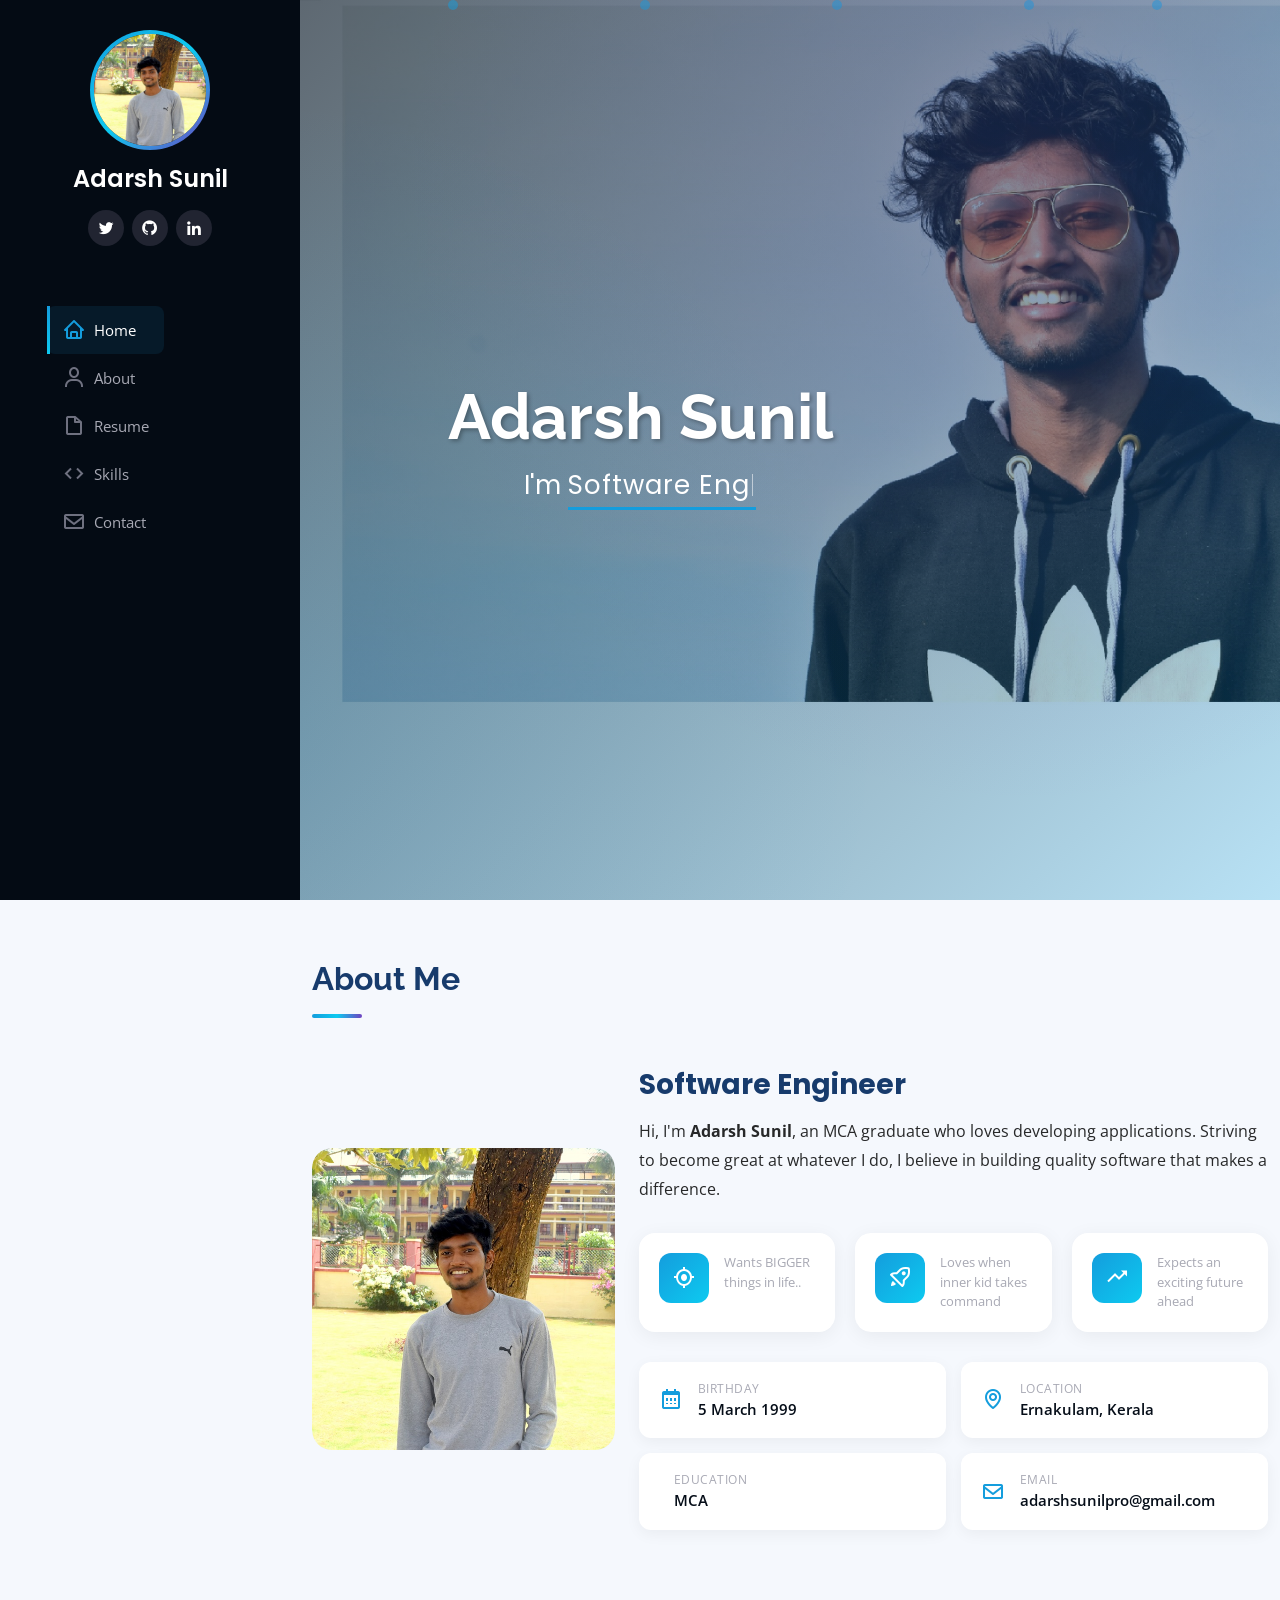
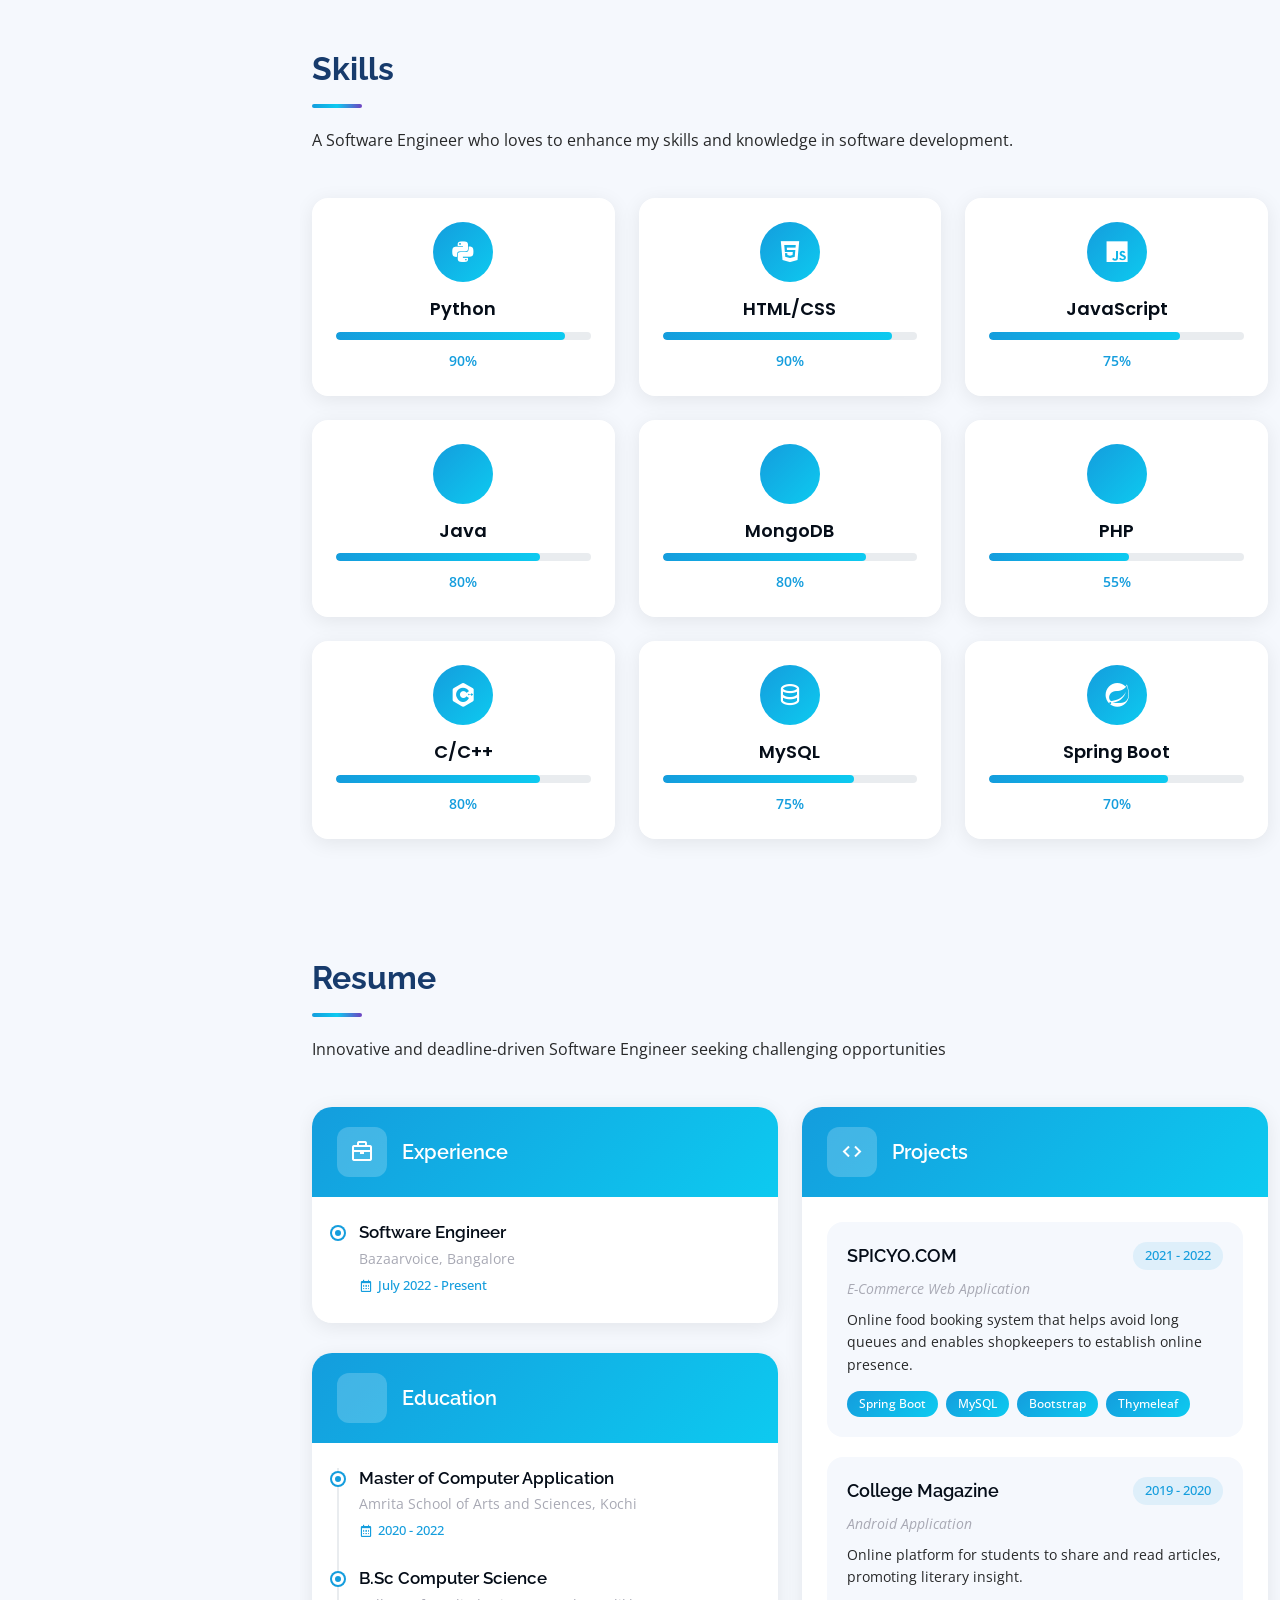
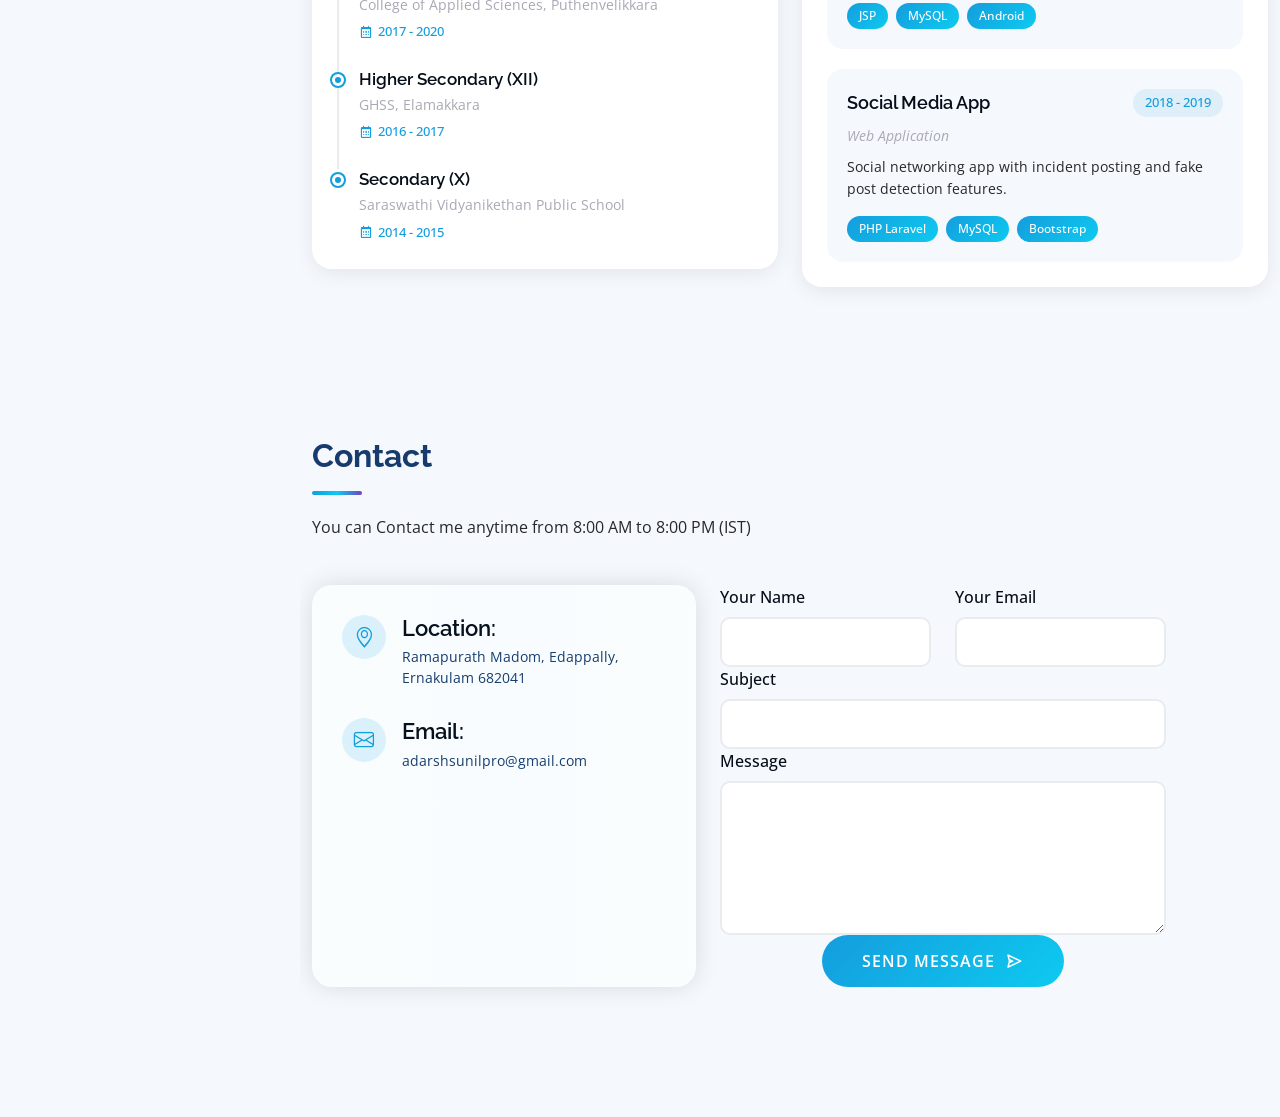
<file: index.html>
<!DOCTYPE html>
<html lang="en">

<head>
  <meta charset="utf-8">
  <meta content="width=device-width, initial-scale=1.0" name="viewport">

  <title>Welcome !!!</title>
  <meta content="" name="description">
  <meta content="" name="keywords">

  <!-- Favicons -->
  <link href="assets/img/favicon.png" rel="icon">
  <link href="assets/img/apple-touch-icon.png" rel="apple-touch-icon">

  <!-- Google Fonts -->
  <link href="https://fonts.googleapis.com/css?family=Open+Sans:300,300i,400,400i,600,600i,700,700i|Raleway:300,300i,400,400i,500,500i,600,600i,700,700i|Poppins:300,300i,400,400i,500,500i,600,600i,700,700i" rel="stylesheet">

  <!-- Vendor CSS Files -->
  <link href="assets/vendor/aos/aos.css" rel="stylesheet">
  <link href="assets/vendor/bootstrap/css/bootstrap.min.css" rel="stylesheet">
  <link href="assets/vendor/bootstrap-icons/bootstrap-icons.css" rel="stylesheet">
  <link href="assets/vendor/boxicons/css/boxicons.min.css" rel="stylesheet">
  <link href="assets/vendor/glightbox/css/glightbox.min.css" rel="stylesheet">
  <link href="assets/vendor/swiper/swiper-bundle.min.css" rel="stylesheet">

  <!-- Template Main CSS File -->
  <link href="assets/css/style.css" rel="stylesheet">
  <style>
    .about .content ul { list-style: none; }
    .about .content ul li::before { content: "•"; color: var(--color-primary); margin-right: 8px; }
  </style>

</head>

<body class="fade-in">

  <!-- ======= Mobile nav toggle button ======= -->
  <i class="bi bi-list mobile-nav-toggle d-xl-none"></i>

  <!-- ======= Header ======= -->
  <header id="header">
    <div class="d-flex flex-column">

      <div class="profile">
        <img src="assets/img/pro.JPG" alt="" class="img-fluid rounded-circle">
        <h1 class="text-light"><a href="index.html"> Adarsh Sunil</a></h1>
        <div class="social-links mt-3 text-center">
          <a href="https://twitter.com/AdarshSunil17?s=09" class="twitter"><i class="bx bxl-twitter"></i></a>
<!-- 
          <a href="https://www.facebook.com/adarsh.sunil.587" class="facebook"><i class="bx bxl-facebook"></i></a>
          <a href="https://msng.link/o/?adarshyadhu7=ig" class="instagram"><i class="bx bxl-instagram"></i></a>
           -->
          <a href="https://github.com/adarshsunil7" class="github"><i class="bx bxl-github"></i></a>
          <a href="https://www.linkedin.com/in/adarsh-sunil7" class="linkedin"><i class="bx bxl-linkedin"></i></a>
        </div>
      </div>

      <nav id="navbar" class="nav-menu navbar">
        <ul>
          <li><a href="#hero" class="nav-link scrollto active"><i class="bx bx-home"></i> <span>Home</span></a></li>
          <li><a href="#about" class="nav-link scrollto"><i class="bx bx-user"></i> <span>About</span></a></li>
          <li><a href="#resume" class="nav-link scrollto"><i class="bx bx-file-blank"></i> <span>Resume</span></a></li>
          <li><a href="#skills" class="nav-link scrollto"><i class="bx bx-code"></i> <span>Skills</span></a></li>
          <li><a href="#contact" class="nav-link scrollto"><i class="bx bx-envelope"></i> <span>Contact</span></a></li>
        </ul>
      </nav><!-- .nav-menu -->
    </div>
  </header><!-- End Header -->

  <!-- ======= Hero Section ======= -->

  <section id="hero" class="d-flex flex-column justify-content-center align-items-center">
    <!-- Floating Particles -->
    <div class="hero-particles">
      <span></span>
      <span></span>
      <span></span>
      <span></span>
      <span></span>
      <span></span>
      <span></span>
    </div>
    <div class="hero-container" data-aos="fade-in" data-aos-duration="1200">
      <h1>Adarsh Sunil</h1>
      <p>I'm <span class="typed" data-typed-items="Software Engineer,Athlete,Content Creator,Problem Solver"></span></p>
    </div>
  </section><!-- End Hero -->

  <main id="main">

    <!-- ======= About Section ======= -->
    <section id="about" class="about">
      <div class="container">

        <div class="section-title" data-aos="fade-up" data-aos-duration="800">
          <h2>About Me</h2>
        </div>

        <div class="row align-items-center">
          <div class="col-lg-4" data-aos="fade-right" data-aos-duration="1000">
            <div class="about-img-wrapper">
              <img src="assets/img/pro.JPG" class="about-img" alt="Adarsh Sunil">
              <div class="about-img-overlay">
                <div class="overlay-content">
                  <span class="quote-mark">"</span>
                  <p>Building quality software with passion</p>
                </div>
              </div>
            </div>
          </div>
          
          <div class="col-lg-8" data-aos="fade-left" data-aos-duration="1000" data-aos-delay="200">
            <div class="about-intro">
              <h3>Software Engineer</h3>
              <p>Hi, I'm <strong>Adarsh Sunil</strong>, an MCA graduate who loves developing applications. 
                 Striving to become great at whatever I do, I believe in building quality software 
                 that makes a difference.</p>
            </div>

            <div class="about-traits">
              <div class="trait-item">
                <div class="trait-icon"><i class="bx bx-target-lock"></i></div>
                <div class="trait-text">
                  <p>Wants BIGGER things in life..</p>
                </div>
              </div>
              
              <div class="trait-item">
                <div class="trait-icon"><i class="bx bx-rocket"></i></div>
                <div class="trait-text">
                  <p>Loves when inner kid takes command</p>
                </div>
              </div>
              
              <div class="trait-item">
                <div class="trait-icon"><i class="bx bx-trending-up"></i></div>
                <div class="trait-text">
                  <p>Expects an exciting future ahead</p>
                </div>
              </div>
            </div>

            <div class="about-info-grid">
              <div class="info-card">
                <i class="bx bx-calendar"></i>
                <div>
                  <span class="info-label">Birthday</span>
                  <span class="info-value">5 March 1999</span>
                </div>
              </div>
              <div class="info-card">
                <i class="bx bx-map"></i>
                <div>
                  <span class="info-label">Location</span>
                  <span class="info-value">Ernakulam, Kerala</span>
                </div>
              </div>
              <div class="info-card">
                <i class="bx bx-graduation"></i>
                <div>
                  <span class="info-label">Education</span>
                  <span class="info-value">MCA</span>
                </div>
              </div>
              <div class="info-card">
                <i class="bx bx-envelope"></i>
                <div>
                  <span class="info-label">Email</span>
                  <span class="info-value">adarshsunilpro@gmail.com</span>
                </div>
              </div>
            </div>

          </div>
        </div>

      </div>
    </section><!-- End About Section -->

    <!-- ======= Skills Section ======= -->
    <section id="skills" class="skills section-bg">
      <div class="container">

        <div class="section-title" data-aos="fade-up" data-aos-duration="800">
          <h2>Skills</h2>
          <p>A Software Engineer who loves to enhance my skills and knowledge in software development.</p>
        </div>

        <div class="row g-4">
          <div class="col-md-6 col-lg-4" data-aos="fade-up" data-aos-duration="800">
            <div class="skill-card">
              <div class="skill-icon"><i class="bx bxl-python"></i></div>
              <h4>Python</h4>
              <div class="skill-bar"><div class="skill-progress" data-width="90"></div></div>
              <span class="skill-percent">90%</span>
            </div>
          </div>

          <div class="col-md-6 col-lg-4" data-aos="fade-up" data-aos-duration="800" data-aos-delay="100">
            <div class="skill-card">
              <div class="skill-icon"><i class="bx bxl-html5"></i></div>
              <h4>HTML/CSS</h4>
              <div class="skill-bar"><div class="skill-progress" data-width="90"></div></div>
              <span class="skill-percent">90%</span>
            </div>
          </div>

          <div class="col-md-6 col-lg-4" data-aos="fade-up" data-aos-duration="800" data-aos-delay="200">
            <div class="skill-card">
              <div class="skill-icon"><i class="bx bxl-javascript"></i></div>
              <h4>JavaScript</h4>
              <div class="skill-bar"><div class="skill-progress" data-width="75"></div></div>
              <span class="skill-percent">75%</span>
            </div>
          </div>

          <div class="col-md-6 col-lg-4" data-aos="fade-up" data-aos-duration="800" data-aos-delay="300">
            <div class="skill-card">
              <div class="skill-icon"><i class="bx bxl-java"></i></div>
              <h4>Java</h4>
              <div class="skill-bar"><div class="skill-progress" data-width="80"></div></div>
              <span class="skill-percent">80%</span>
            </div>
          </div>

          <div class="col-md-6 col-lg-4" data-aos="fade-up" data-aos-duration="800" data-aos-delay="400">
            <div class="skill-card">
              <div class="skill-icon"><i class="bx bxl-postgresql"></i></div>
              <h4>MongoDB</h4>
              <div class="skill-bar"><div class="skill-progress" data-width="80"></div></div>
              <span class="skill-percent">80%</span>
            </div>
          </div>

          <div class="col-md-6 col-lg-4" data-aos="fade-up" data-aos-duration="800" data-aos-delay="500">
            <div class="skill-card">
              <div class="skill-icon"><i class="bx bxl-php"></i></div>
              <h4>PHP</h4>
              <div class="skill-bar"><div class="skill-progress" data-width="55"></div></div>
              <span class="skill-percent">55%</span>
            </div>
          </div>

          <div class="col-md-6 col-lg-4" data-aos="fade-up" data-aos-duration="800" data-aos-delay="600">
            <div class="skill-card">
              <div class="skill-icon"><i class="bx bxl-c-plus-plus"></i></div>
              <h4>C/C++</h4>
              <div class="skill-bar"><div class="skill-progress" data-width="80"></div></div>
              <span class="skill-percent">80%</span>
            </div>
          </div>

          <div class="col-md-6 col-lg-4" data-aos="fade-up" data-aos-duration="800" data-aos-delay="700">
            <div class="skill-card">
              <div class="skill-icon"><i class="bx bx-data"></i></div>
              <h4>MySQL</h4>
              <div class="skill-bar"><div class="skill-progress" data-width="75"></div></div>
              <span class="skill-percent">75%</span>
            </div>
          </div>

          <div class="col-md-6 col-lg-4" data-aos="fade-up" data-aos-duration="800" data-aos-delay="800">
            <div class="skill-card">
              <div class="skill-icon"><i class="bx bxl-spring-boot"></i></div>
              <h4>Spring Boot</h4>
              <div class="skill-bar"><div class="skill-progress" data-width="70"></div></div>
              <span class="skill-percent">70%</span>
            </div>
          </div>
        </div>

      </div>
    </section><!-- End Skills Section -->

    <!-- ======= Resume Section ======= -->
    <section id="resume" class="resume">
      <div class="container">

        <div class="section-title" data-aos="fade-up" data-aos-duration="800">
          <h2>Resume</h2>
          <p>Innovative and deadline-driven Software Engineer seeking challenging opportunities</p>
        </div>

        <div class="row g-4">
          <div class="col-lg-6" data-aos="fade-up" data-aos-duration="1000">
            <div class="resume-card">
              <div class="resume-card-header">
                <div class="resume-icon"><i class="bx bx-briefcase"></i></div>
                <h3>Experience</h3>
              </div>
              <div class="resume-card-body">
                <div class="resume-entry">
                  <div class="entry-header">
                    <div class="entry-dot"></div>
                    <h4>Software Engineer</h4>
                  </div>
                  <span class="entry-company">Bazaarvoice, Bangalore</span>
                  <span class="entry-period"><i class="bx bx-calendar"></i> July 2022 - Present</span>
                </div>
              </div>
            </div>
            

            <div class="resume-card">
              <div class="resume-card-header">
                <div class="resume-icon"><i class="bx bx-graduation"></i></div>
                <h3>Education</h3>
              </div>
              <div class="resume-card-body">
                <div class="resume-entry">
                  <div class="entry-header">
                    <div class="entry-dot"></div>
                    <h4>Master of Computer Application</h4>
                  </div>
                  <span class="entry-company">Amrita School of Arts and Sciences, Kochi</span>
                  <span class="entry-period"><i class="bx bx-calendar"></i> 2020 - 2022</span>
                </div>

                <div class="resume-entry">
                  <div class="entry-header">
                    <div class="entry-dot"></div>
                    <h4>B.Sc Computer Science</h4>
                  </div>
                  <span class="entry-company">College of Applied Sciences, Puthenvelikkara</span>
                  <span class="entry-period"><i class="bx bx-calendar"></i> 2017 - 2020</span>
                </div>

                <div class="resume-entry">
                  <div class="entry-header">
                    <div class="entry-dot"></div>
                    <h4>Higher Secondary (XII)</h4>
                  </div>
                  <span class="entry-company">GHSS, Elamakkara</span>
                  <span class="entry-period"><i class="bx bx-calendar"></i> 2016 - 2017</span>
                </div>

                <div class="resume-entry">
                  <div class="entry-header">
                    <div class="entry-dot"></div>
                    <h4>Secondary (X)</h4>
                  </div>
                  <span class="entry-company">Saraswathi Vidyanikethan Public School</span>
                  <span class="entry-period"><i class="bx bx-calendar"></i> 2014 - 2015</span>
                </div>
              </div>
            </div>
          </div>

          <div class="col-lg-6" data-aos="fade-up" data-aos-delay="200" data-aos-duration="1000">
            <div class="resume-card">
              <div class="resume-card-header">
                <div class="resume-icon"><i class="bx bx-code"></i></div>
                <h3>Projects</h3>
              </div>
              <div class="resume-card-body">
                <div class="project-entry">
                  <div class="project-header">
                    <h4>SPICYO.COM</h4>
                    <span class="project-year">2021 - 2022</span>
                  </div>
                  <p class="project-type">E-Commerce Web Application</p>
                  <p class="project-desc">Online food booking system that helps avoid long queues and enables shopkeepers to establish online presence.</p>
                  <div class="project-tech">
                    <span class="tech-tag">Spring Boot</span>
                    <span class="tech-tag">MySQL</span>
                    <span class="tech-tag">Bootstrap</span>
                    <span class="tech-tag">Thymeleaf</span>
                  </div>
                </div>

                <div class="project-entry">
                  <div class="project-header">
                    <h4>College Magazine</h4>
                    <span class="project-year">2019 - 2020</span>
                  </div>
                  <p class="project-type">Android Application</p>
                  <p class="project-desc">Online platform for students to share and read articles, promoting literary insight.</p>
                  <div class="project-tech">
                    <span class="tech-tag">JSP</span>
                    <span class="tech-tag">MySQL</span>
                    <span class="tech-tag">Android</span>
                  </div>
                </div>

                <div class="project-entry">
                  <div class="project-header">
                    <h4>Social Media App</h4>
                    <span class="project-year">2018 - 2019</span>
                  </div>
                  <p class="project-type">Web Application</p>
                  <p class="project-desc">Social networking app with incident posting and fake post detection features.</p>
                  <div class="project-tech">
                    <span class="tech-tag">PHP Laravel</span>
                    <span class="tech-tag">MySQL</span>
                    <span class="tech-tag">Bootstrap</span>
                  </div>
                </div>
              </div>
            </div>
          </div>
        </div>

      </div>
    </section><!-- End Resume Section -->

    <!-- ======= Contact Section ======= -->
    <section id="contact" class="contact">
      <div class="container">

        <div class="section-title">
          <h2>Contact</h2>
          <p>You can Contact me anytime from 8:00 AM to 8:00 PM (IST)</p>
        </div>

        <div class="row" data-aos="fade-in">

          <div class="col-lg-5 d-flex align-items-stretch">
            <div class="info">
              <div class="address">
                <i class="bi bi-geo-alt"></i>
                <h4>Location:</h4>
                <p>Ramapurath Madom, Edappally, Ernakulam 682041</p>
              </div>

              <div class="email">
                <i class="bi bi-envelope"></i>
                <h4>Email:</h4>
                <p>adarshsunilpro@gmail.com</p>
              </div>

              <div class="mapouter">
                <div class="gmap_canvas">
                  <iframe class="gmap_iframe" frameborder="0" scrolling="no" marginheight="0" marginwidth="0" 
                  src="https://maps.google.com/maps?width=600&amp;height=400&amp;hl=en&amp;q=edappally&amp;t=&amp;z=14&amp;ie=UTF8&amp;iwloc=B&amp;output=embed">
                </iframe>
                </div>
              </div>
            </div>
          </div>

          <div class="col-lg-7 mt-5 mt-lg-0 d-flex align-items-stretch">
            <form action="https://formspree.io/f/xrerglbw" method="POST" class="contact-form">
              <div class="row">
                <div class="form-group col-md-6">
                  <label for="name">Your Name</label>
                  <input type="text" name="name" class="form-control" id="name" required>
                </div>
                <div class="form-group col-md-6">
                  <label for="email">Your Email</label>
                  <input type="email" class="form-control" name="email" id="email" required>
                </div>
              </div>
              <div class="form-group">
                <label for="subject">Subject</label>
                <input type="text" class="form-control" name="subject" id="subject" required>
              </div>
              <div class="form-group">
                <label for="message">Message</label>
                <textarea class="form-control" name="message" id="message" rows="6" required></textarea>
              </div>
              <div class="form-status"></div>
              <div class="text-center">
                <button type="submit" class="btn-submit">
                  <span>Send Message</span>
                  <i class="bx bx-send"></i>
                </button>
              </div>
            </form>
          </div>

        </div>

      </div>
    </section><!-- End Contact Section -->

</main><!-- End #main -->

  

  <a href="#" class="back-to-top d-flex align-items-center justify-content-center"><i class="bi bi-arrow-up-short"></i></a>

  <!-- Vendor JS Files -->
  <script src="assets/vendor/aos/aos.js"></script>
  <script src="assets/vendor/bootstrap/js/bootstrap.bundle.min.js"></script>
  <script src="assets/vendor/glightbox/js/glightbox.min.js"></script>
  <script src="assets/vendor/isotope-layout/isotope.pkgd.min.js"></script>
  <script src="assets/vendor/php-email-form/validate.js"></script>
  <script src="assets/vendor/purecounter/purecounter.js"></script>
  <script src="assets/vendor/swiper/swiper-bundle.min.js"></script>
  <script src="assets/vendor/typed.js/typed.min.js"></script>
  <script src="assets/vendor/waypoints/noframework.waypoints.js"></script>

  <!-- Template Main JS File -->
  <script src="assets/js/main.js"></script>

</body>

</html>
</file>
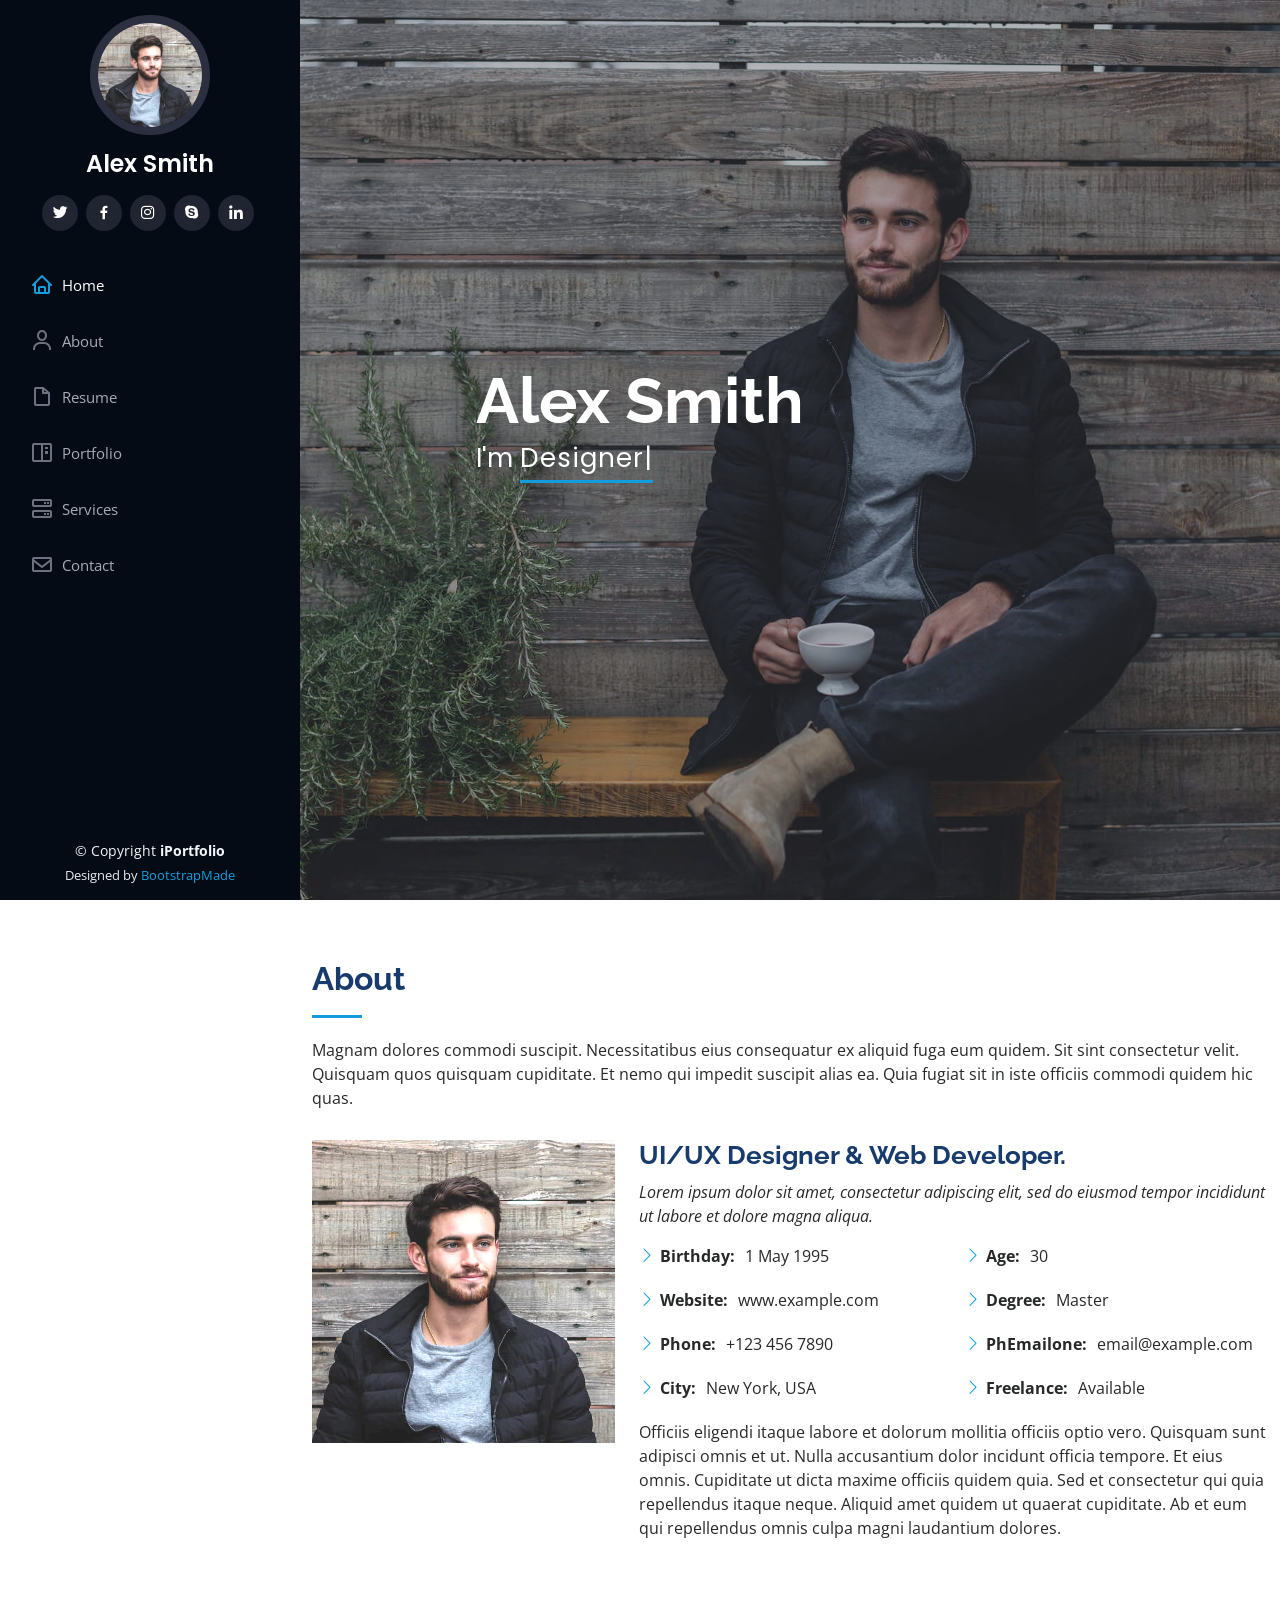
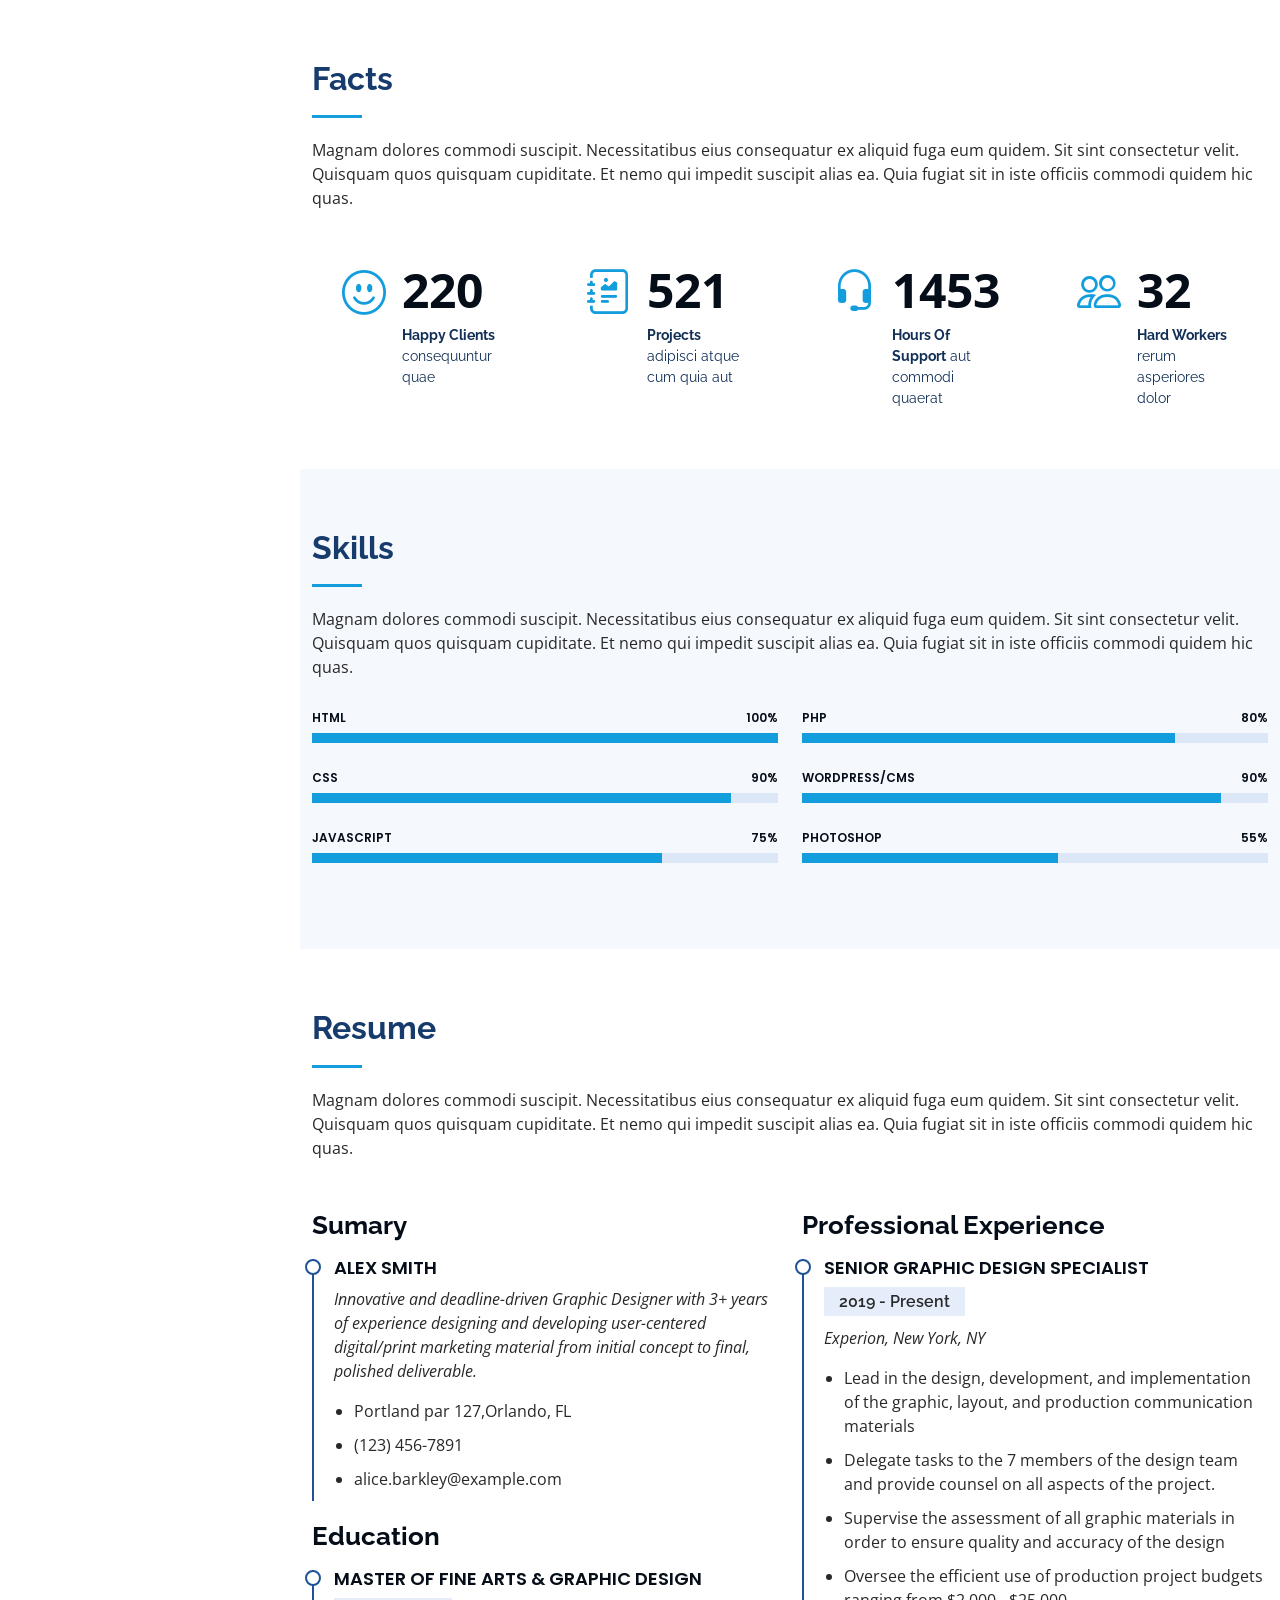
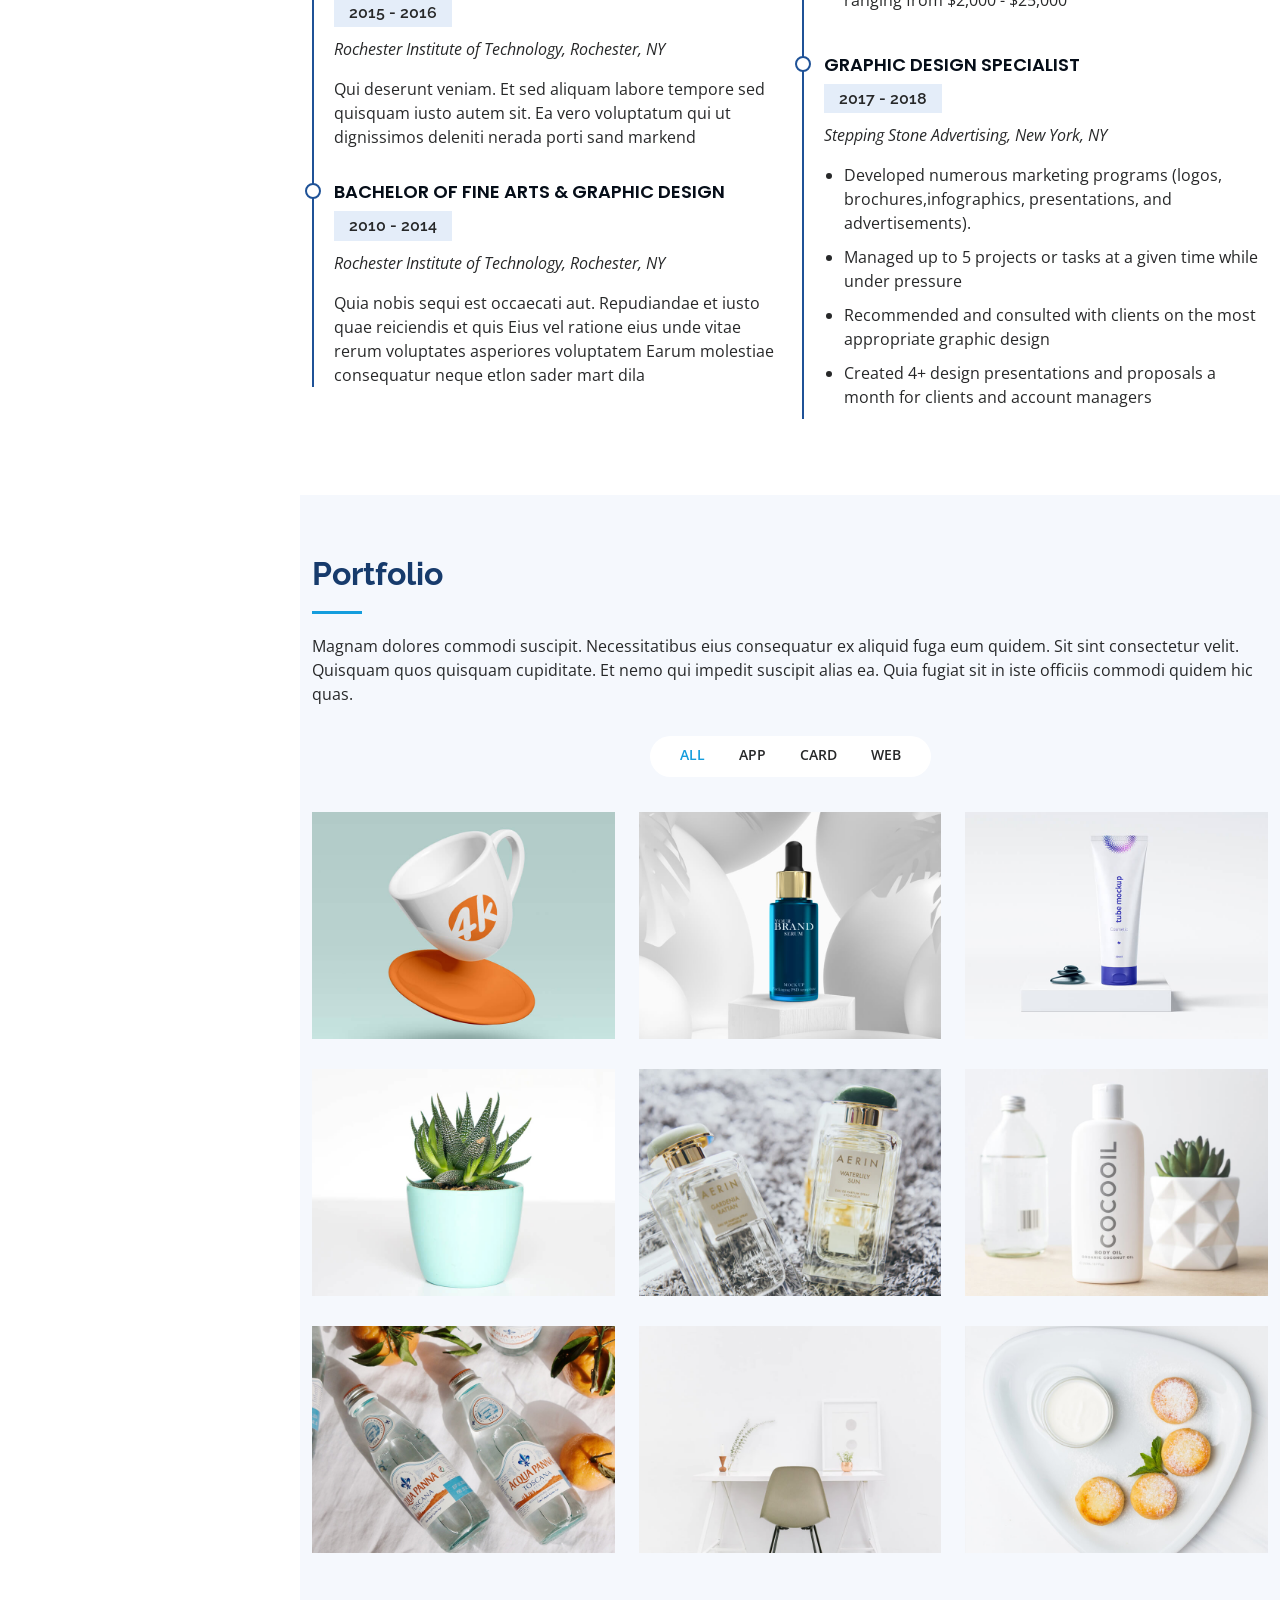
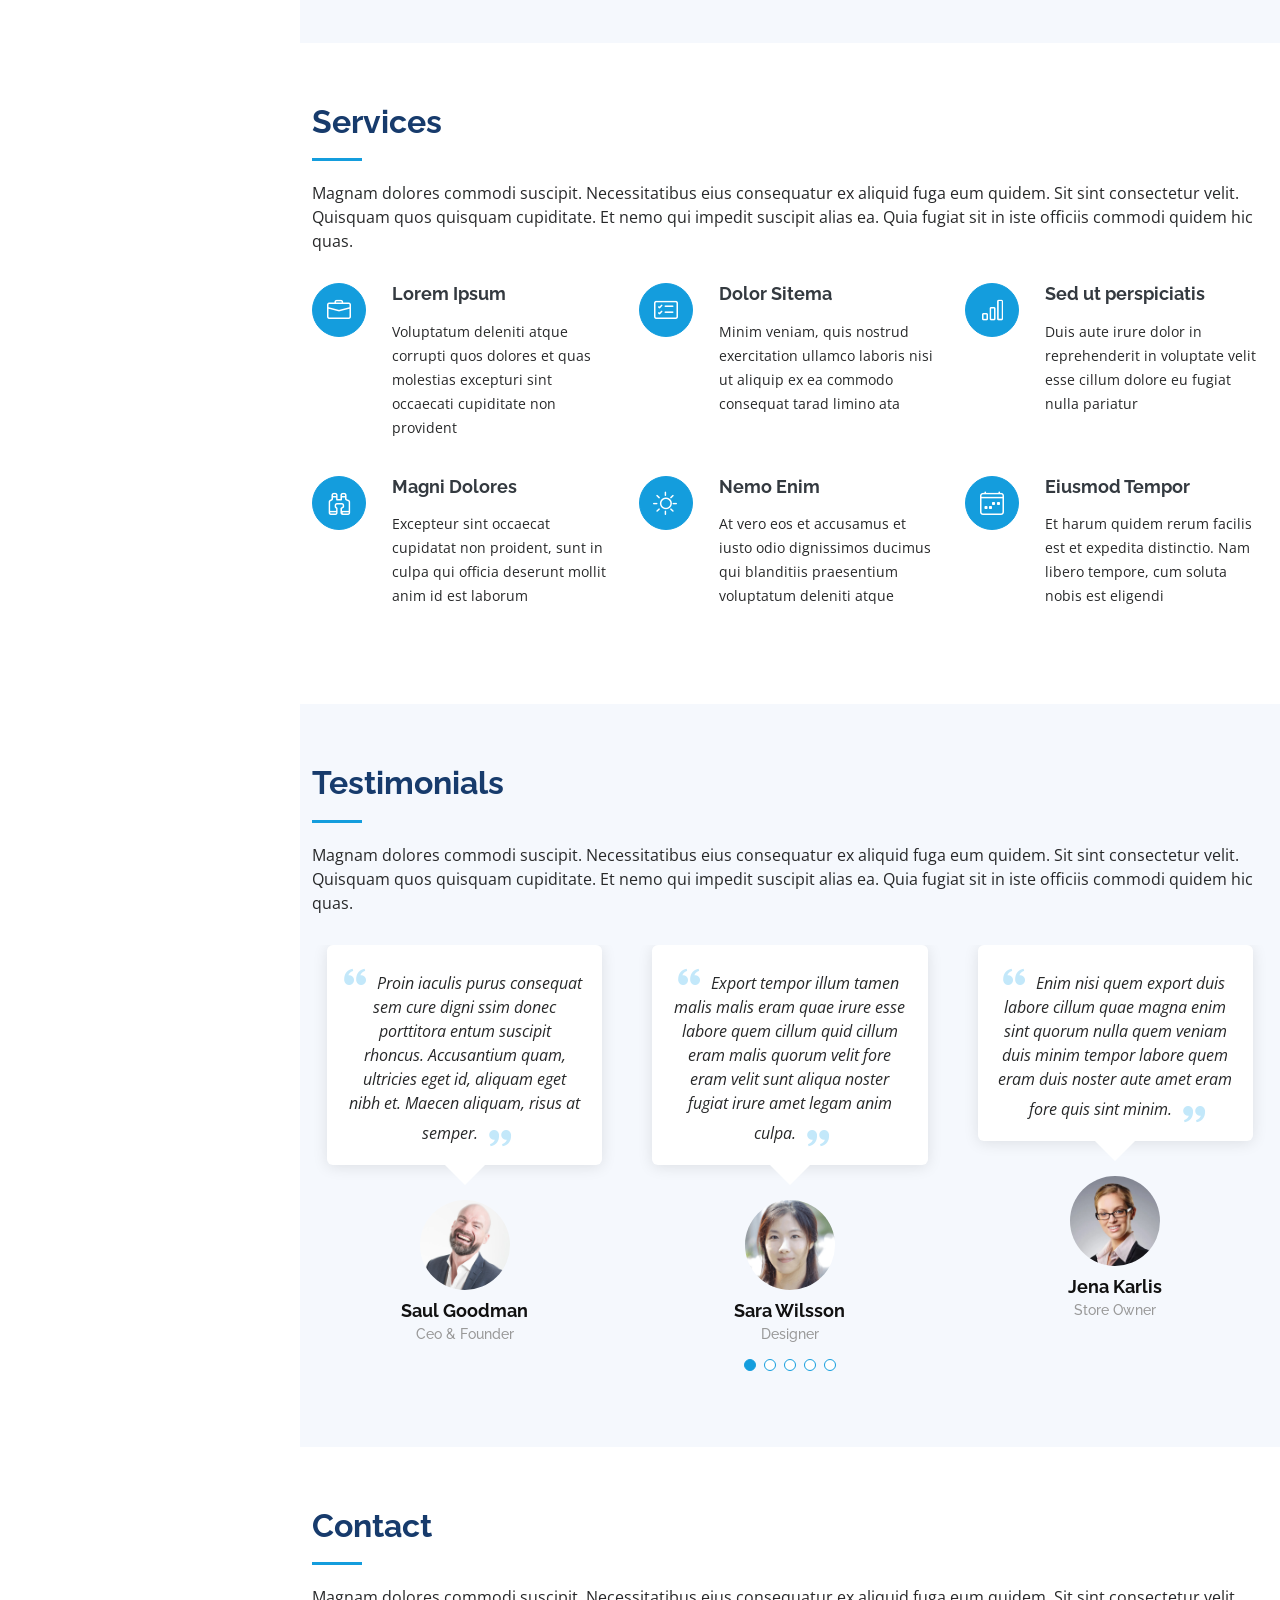
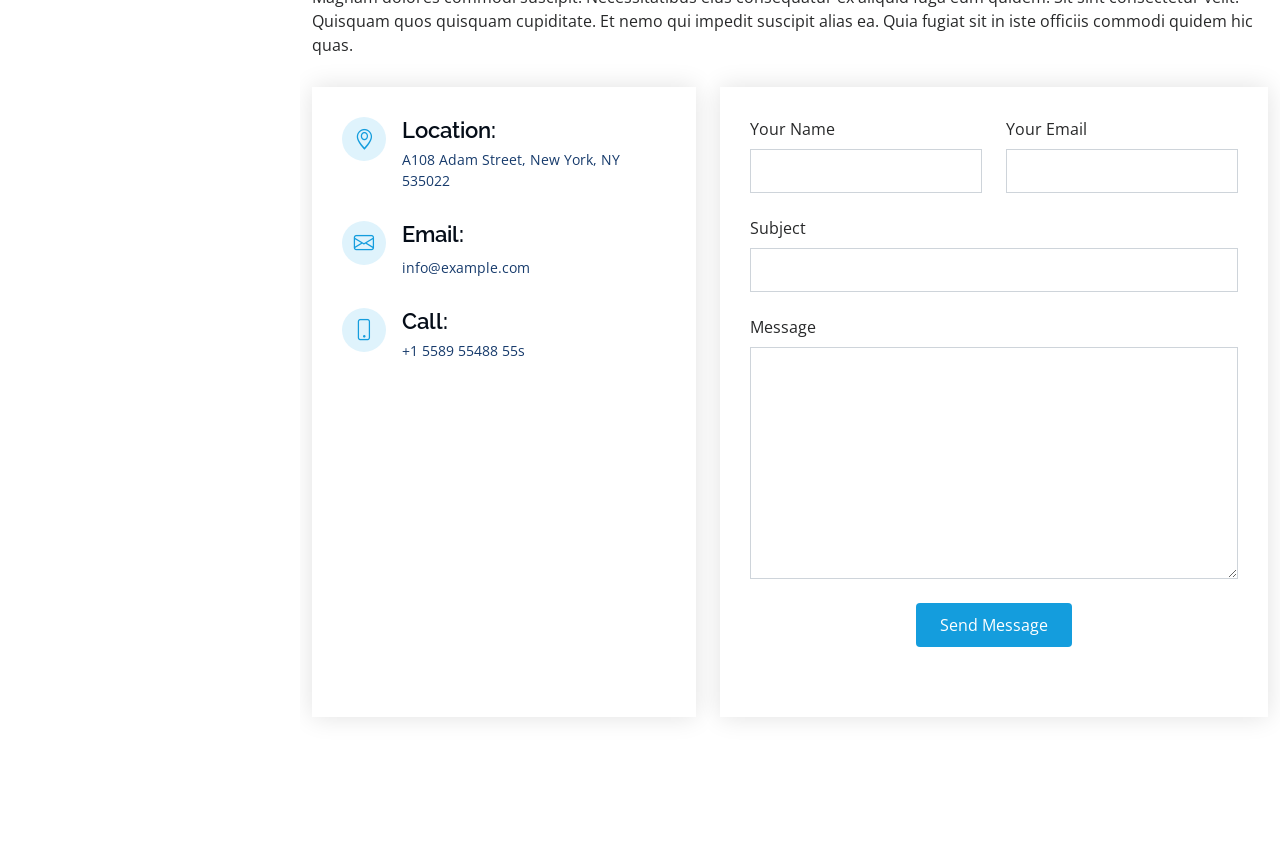
<file: Adarsh Sunil/index.html>
<!DOCTYPE html>
<html lang="en">

<head>
  <meta charset="utf-8">
  <meta content="width=device-width, initial-scale=1.0" name="viewport">

  <title>iPortfolio Bootstrap Template - Index</title>
  <meta content="" name="description">
  <meta content="" name="keywords">

  <!-- Favicons -->
  <link href="assets/img/favicon.png" rel="icon">
  <link href="assets/img/apple-touch-icon.png" rel="apple-touch-icon">

  <!-- Google Fonts -->
  <link href="https://fonts.googleapis.com/css?family=Open+Sans:300,300i,400,400i,600,600i,700,700i|Raleway:300,300i,400,400i,500,500i,600,600i,700,700i|Poppins:300,300i,400,400i,500,500i,600,600i,700,700i" rel="stylesheet">

  <!-- Vendor CSS Files -->
  <link href="assets/vendor/aos/aos.css" rel="stylesheet">
  <link href="assets/vendor/bootstrap/css/bootstrap.min.css" rel="stylesheet">
  <link href="assets/vendor/bootstrap-icons/bootstrap-icons.css" rel="stylesheet">
  <link href="assets/vendor/boxicons/css/boxicons.min.css" rel="stylesheet">
  <link href="assets/vendor/glightbox/css/glightbox.min.css" rel="stylesheet">
  <link href="assets/vendor/swiper/swiper-bundle.min.css" rel="stylesheet">

  <!-- Template Main CSS File -->
  <link href="assets/css/style.css" rel="stylesheet">

  <!-- =======================================================
  * Template Name: iPortfolio - v3.3.0
  * Template URL: https://bootstrapmade.com/iportfolio-bootstrap-portfolio-websites-template/
  * Author: BootstrapMade.com
  * License: https://bootstrapmade.com/license/
  ======================================================== -->
</head>

<body>

  <!-- ======= Mobile nav toggle button ======= -->
  <i class="bi bi-list mobile-nav-toggle d-xl-none"></i>

  <!-- ======= Header ======= -->
  <header id="header">
    <div class="d-flex flex-column">

      <div class="profile">
        <img src="assets/img/profile-img.jpg" alt="" class="img-fluid rounded-circle">
        <h1 class="text-light"><a href="index.html">Alex Smith</a></h1>
        <div class="social-links mt-3 text-center">
          <a href="#" class="twitter"><i class="bx bxl-twitter"></i></a>
          <a href="#" class="facebook"><i class="bx bxl-facebook"></i></a>
          <a href="#" class="instagram"><i class="bx bxl-instagram"></i></a>
          <a href="#" class="google-plus"><i class="bx bxl-skype"></i></a>
          <a href="#" class="linkedin"><i class="bx bxl-linkedin"></i></a>
        </div>
      </div>

      <nav id="navbar" class="nav-menu navbar">
        <ul>
          <li><a href="#hero" class="nav-link scrollto active"><i class="bx bx-home"></i> <span>Home</span></a></li>
          <li><a href="#about" class="nav-link scrollto"><i class="bx bx-user"></i> <span>About</span></a></li>
          <li><a href="#resume" class="nav-link scrollto"><i class="bx bx-file-blank"></i> <span>Resume</span></a></li>
          <li><a href="#portfolio" class="nav-link scrollto"><i class="bx bx-book-content"></i> <span>Portfolio</span></a></li>
          <li><a href="#services" class="nav-link scrollto"><i class="bx bx-server"></i> <span>Services</span></a></li>
          <li><a href="#contact" class="nav-link scrollto"><i class="bx bx-envelope"></i> <span>Contact</span></a></li>
        </ul>
      </nav><!-- .nav-menu -->
    </div>
  </header><!-- End Header -->

  <!-- ======= Hero Section ======= -->
  <section id="hero" class="d-flex flex-column justify-content-center align-items-center">
    <div class="hero-container" data-aos="fade-in">
      <h1>Alex Smith</h1>
      <p>I'm <span class="typed" data-typed-items="Designer, Developer, Freelancer, Photographer"></span></p>
    </div>
  </section><!-- End Hero -->

  <main id="main">

    <!-- ======= About Section ======= -->
    <section id="about" class="about">
      <div class="container">

        <div class="section-title">
          <h2>About</h2>
          <p>Magnam dolores commodi suscipit. Necessitatibus eius consequatur ex aliquid fuga eum quidem. Sit sint consectetur velit. Quisquam quos quisquam cupiditate. Et nemo qui impedit suscipit alias ea. Quia fugiat sit in iste officiis commodi quidem hic quas.</p>
        </div>

        <div class="row">
          <div class="col-lg-4" data-aos="fade-right">
            <img src="assets/img/profile-img.jpg" class="img-fluid" alt="">
          </div>
          <div class="col-lg-8 pt-4 pt-lg-0 content" data-aos="fade-left">
            <h3>UI/UX Designer &amp; Web Developer.</h3>
            <p class="fst-italic">
              Lorem ipsum dolor sit amet, consectetur adipiscing elit, sed do eiusmod tempor incididunt ut labore et dolore
              magna aliqua.
            </p>
            <div class="row">
              <div class="col-lg-6">
                <ul>
                  <li><i class="bi bi-chevron-right"></i> <strong>Birthday:</strong> <span>1 May 1995</span></li>
                  <li><i class="bi bi-chevron-right"></i> <strong>Website:</strong> <span>www.example.com</span></li>
                  <li><i class="bi bi-chevron-right"></i> <strong>Phone:</strong> <span>+123 456 7890</span></li>
                  <li><i class="bi bi-chevron-right"></i> <strong>City:</strong> <span>New York, USA</span></li>
                </ul>
              </div>
              <div class="col-lg-6">
                <ul>
                  <li><i class="bi bi-chevron-right"></i> <strong>Age:</strong> <span>30</span></li>
                  <li><i class="bi bi-chevron-right"></i> <strong>Degree:</strong> <span>Master</span></li>
                  <li><i class="bi bi-chevron-right"></i> <strong>PhEmailone:</strong> <span>email@example.com</span></li>
                  <li><i class="bi bi-chevron-right"></i> <strong>Freelance:</strong> <span>Available</span></li>
                </ul>
              </div>
            </div>
            <p>
              Officiis eligendi itaque labore et dolorum mollitia officiis optio vero. Quisquam sunt adipisci omnis et ut. Nulla accusantium dolor incidunt officia tempore. Et eius omnis.
              Cupiditate ut dicta maxime officiis quidem quia. Sed et consectetur qui quia repellendus itaque neque. Aliquid amet quidem ut quaerat cupiditate. Ab et eum qui repellendus omnis culpa magni laudantium dolores.
            </p>
          </div>
        </div>

      </div>
    </section><!-- End About Section -->

    <!-- ======= Facts Section ======= -->
    <section id="facts" class="facts">
      <div class="container">

        <div class="section-title">
          <h2>Facts</h2>
          <p>Magnam dolores commodi suscipit. Necessitatibus eius consequatur ex aliquid fuga eum quidem. Sit sint consectetur velit. Quisquam quos quisquam cupiditate. Et nemo qui impedit suscipit alias ea. Quia fugiat sit in iste officiis commodi quidem hic quas.</p>
        </div>

        <div class="row no-gutters">

          <div class="col-lg-3 col-md-6 d-md-flex align-items-md-stretch" data-aos="fade-up">
            <div class="count-box">
              <i class="bi bi-emoji-smile"></i>
              <span data-purecounter-start="0" data-purecounter-end="232" data-purecounter-duration="1" class="purecounter"></span>
              <p><strong>Happy Clients</strong> consequuntur quae</p>
            </div>
          </div>

          <div class="col-lg-3 col-md-6 d-md-flex align-items-md-stretch" data-aos="fade-up" data-aos-delay="100">
            <div class="count-box">
              <i class="bi bi-journal-richtext"></i>
              <span data-purecounter-start="0" data-purecounter-end="521" data-purecounter-duration="1" class="purecounter"></span>
              <p><strong>Projects</strong> adipisci atque cum quia aut</p>
            </div>
          </div>

          <div class="col-lg-3 col-md-6 d-md-flex align-items-md-stretch" data-aos="fade-up" data-aos-delay="200">
            <div class="count-box">
              <i class="bi bi-headset"></i>
              <span data-purecounter-start="0" data-purecounter-end="1453" data-purecounter-duration="1" class="purecounter"></span>
              <p><strong>Hours Of Support</strong> aut commodi quaerat</p>
            </div>
          </div>

          <div class="col-lg-3 col-md-6 d-md-flex align-items-md-stretch" data-aos="fade-up" data-aos-delay="300">
            <div class="count-box">
              <i class="bi bi-people"></i>
              <span data-purecounter-start="0" data-purecounter-end="32" data-purecounter-duration="1" class="purecounter"></span>
              <p><strong>Hard Workers</strong> rerum asperiores dolor</p>
            </div>
          </div>

        </div>

      </div>
    </section><!-- End Facts Section -->

    <!-- ======= Skills Section ======= -->
    <section id="skills" class="skills section-bg">
      <div class="container">

        <div class="section-title">
          <h2>Skills</h2>
          <p>Magnam dolores commodi suscipit. Necessitatibus eius consequatur ex aliquid fuga eum quidem. Sit sint consectetur velit. Quisquam quos quisquam cupiditate. Et nemo qui impedit suscipit alias ea. Quia fugiat sit in iste officiis commodi quidem hic quas.</p>
        </div>

        <div class="row skills-content">

          <div class="col-lg-6" data-aos="fade-up">

            <div class="progress">
              <span class="skill">HTML <i class="val">100%</i></span>
              <div class="progress-bar-wrap">
                <div class="progress-bar" role="progressbar" aria-valuenow="100" aria-valuemin="0" aria-valuemax="100"></div>
              </div>
            </div>

            <div class="progress">
              <span class="skill">CSS <i class="val">90%</i></span>
              <div class="progress-bar-wrap">
                <div class="progress-bar" role="progressbar" aria-valuenow="90" aria-valuemin="0" aria-valuemax="100"></div>
              </div>
            </div>

            <div class="progress">
              <span class="skill">JavaScript <i class="val">75%</i></span>
              <div class="progress-bar-wrap">
                <div class="progress-bar" role="progressbar" aria-valuenow="75" aria-valuemin="0" aria-valuemax="100"></div>
              </div>
            </div>

          </div>

          <div class="col-lg-6" data-aos="fade-up" data-aos-delay="100">

            <div class="progress">
              <span class="skill">PHP <i class="val">80%</i></span>
              <div class="progress-bar-wrap">
                <div class="progress-bar" role="progressbar" aria-valuenow="80" aria-valuemin="0" aria-valuemax="100"></div>
              </div>
            </div>

            <div class="progress">
              <span class="skill">WordPress/CMS <i class="val">90%</i></span>
              <div class="progress-bar-wrap">
                <div class="progress-bar" role="progressbar" aria-valuenow="90" aria-valuemin="0" aria-valuemax="100"></div>
              </div>
            </div>

            <div class="progress">
              <span class="skill">Photoshop <i class="val">55%</i></span>
              <div class="progress-bar-wrap">
                <div class="progress-bar" role="progressbar" aria-valuenow="55" aria-valuemin="0" aria-valuemax="100"></div>
              </div>
            </div>

          </div>

        </div>

      </div>
    </section><!-- End Skills Section -->

    <!-- ======= Resume Section ======= -->
    <section id="resume" class="resume">
      <div class="container">

        <div class="section-title">
          <h2>Resume</h2>
          <p>Magnam dolores commodi suscipit. Necessitatibus eius consequatur ex aliquid fuga eum quidem. Sit sint consectetur velit. Quisquam quos quisquam cupiditate. Et nemo qui impedit suscipit alias ea. Quia fugiat sit in iste officiis commodi quidem hic quas.</p>
        </div>

        <div class="row">
          <div class="col-lg-6" data-aos="fade-up">
            <h3 class="resume-title">Sumary</h3>
            <div class="resume-item pb-0">
              <h4>Alex Smith</h4>
              <p><em>Innovative and deadline-driven Graphic Designer with 3+ years of experience designing and developing user-centered digital/print marketing material from initial concept to final, polished deliverable.</em></p>
              <ul>
                <li>Portland par 127,Orlando, FL</li>
                <li>(123) 456-7891</li>
                <li>alice.barkley@example.com</li>
              </ul>
            </div>

            <h3 class="resume-title">Education</h3>
            <div class="resume-item">
              <h4>Master of Fine Arts &amp; Graphic Design</h4>
              <h5>2015 - 2016</h5>
              <p><em>Rochester Institute of Technology, Rochester, NY</em></p>
              <p>Qui deserunt veniam. Et sed aliquam labore tempore sed quisquam iusto autem sit. Ea vero voluptatum qui ut dignissimos deleniti nerada porti sand markend</p>
            </div>
            <div class="resume-item">
              <h4>Bachelor of Fine Arts &amp; Graphic Design</h4>
              <h5>2010 - 2014</h5>
              <p><em>Rochester Institute of Technology, Rochester, NY</em></p>
              <p>Quia nobis sequi est occaecati aut. Repudiandae et iusto quae reiciendis et quis Eius vel ratione eius unde vitae rerum voluptates asperiores voluptatem Earum molestiae consequatur neque etlon sader mart dila</p>
            </div>
          </div>
          <div class="col-lg-6" data-aos="fade-up" data-aos-delay="100">
            <h3 class="resume-title">Professional Experience</h3>
            <div class="resume-item">
              <h4>Senior graphic design specialist</h4>
              <h5>2019 - Present</h5>
              <p><em>Experion, New York, NY </em></p>
              <ul>
                <li>Lead in the design, development, and implementation of the graphic, layout, and production communication materials</li>
                <li>Delegate tasks to the 7 members of the design team and provide counsel on all aspects of the project. </li>
                <li>Supervise the assessment of all graphic materials in order to ensure quality and accuracy of the design</li>
                <li>Oversee the efficient use of production project budgets ranging from $2,000 - $25,000</li>
              </ul>
            </div>
            <div class="resume-item">
              <h4>Graphic design specialist</h4>
              <h5>2017 - 2018</h5>
              <p><em>Stepping Stone Advertising, New York, NY</em></p>
              <ul>
                <li>Developed numerous marketing programs (logos, brochures,infographics, presentations, and advertisements).</li>
                <li>Managed up to 5 projects or tasks at a given time while under pressure</li>
                <li>Recommended and consulted with clients on the most appropriate graphic design</li>
                <li>Created 4+ design presentations and proposals a month for clients and account managers</li>
              </ul>
            </div>
          </div>
        </div>

      </div>
    </section><!-- End Resume Section -->

    <!-- ======= Portfolio Section ======= -->
    <section id="portfolio" class="portfolio section-bg">
      <div class="container">

        <div class="section-title">
          <h2>Portfolio</h2>
          <p>Magnam dolores commodi suscipit. Necessitatibus eius consequatur ex aliquid fuga eum quidem. Sit sint consectetur velit. Quisquam quos quisquam cupiditate. Et nemo qui impedit suscipit alias ea. Quia fugiat sit in iste officiis commodi quidem hic quas.</p>
        </div>

        <div class="row" data-aos="fade-up">
          <div class="col-lg-12 d-flex justify-content-center">
            <ul id="portfolio-flters">
              <li data-filter="*" class="filter-active">All</li>
              <li data-filter=".filter-app">App</li>
              <li data-filter=".filter-card">Card</li>
              <li data-filter=".filter-web">Web</li>
            </ul>
          </div>
        </div>

        <div class="row portfolio-container" data-aos="fade-up" data-aos-delay="100">

          <div class="col-lg-4 col-md-6 portfolio-item filter-app">
            <div class="portfolio-wrap">
              <img src="assets/img/portfolio/portfolio-1.jpg" class="img-fluid" alt="">
              <div class="portfolio-links">
                <a href="assets/img/portfolio/portfolio-1.jpg" data-gallery="portfolioGallery" class="portfolio-lightbox" title="App 1"><i class="bx bx-plus"></i></a>
                <a href="portfolio-details.html" title="More Details"><i class="bx bx-link"></i></a>
              </div>
            </div>
          </div>

          <div class="col-lg-4 col-md-6 portfolio-item filter-web">
            <div class="portfolio-wrap">
              <img src="assets/img/portfolio/portfolio-2.jpg" class="img-fluid" alt="">
              <div class="portfolio-links">
                <a href="assets/img/portfolio/portfolio-2.jpg" data-gallery="portfolioGallery" class="portfolio-lightbox" title="Web 3"><i class="bx bx-plus"></i></a>
                <a href="portfolio-details.html" title="More Details"><i class="bx bx-link"></i></a>
              </div>
            </div>
          </div>

          <div class="col-lg-4 col-md-6 portfolio-item filter-app">
            <div class="portfolio-wrap">
              <img src="assets/img/portfolio/portfolio-3.jpg" class="img-fluid" alt="">
              <div class="portfolio-links">
                <a href="assets/img/portfolio/portfolio-3.jpg" data-gallery="portfolioGallery" class="portfolio-lightbox" title="App 2"><i class="bx bx-plus"></i></a>
                <a href="portfolio-details.html" title="More Details"><i class="bx bx-link"></i></a>
              </div>
            </div>
          </div>

          <div class="col-lg-4 col-md-6 portfolio-item filter-card">
            <div class="portfolio-wrap">
              <img src="assets/img/portfolio/portfolio-4.jpg" class="img-fluid" alt="">
              <div class="portfolio-links">
                <a href="assets/img/portfolio/portfolio-4.jpg" data-gallery="portfolioGallery" class="portfolio-lightbox" title="Card 2"><i class="bx bx-plus"></i></a>
                <a href="portfolio-details.html" title="More Details"><i class="bx bx-link"></i></a>
              </div>
            </div>
          </div>

          <div class="col-lg-4 col-md-6 portfolio-item filter-web">
            <div class="portfolio-wrap">
              <img src="assets/img/portfolio/portfolio-5.jpg" class="img-fluid" alt="">
              <div class="portfolio-links">
                <a href="assets/img/portfolio/portfolio-5.jpg" data-gallery="portfolioGallery" class="portfolio-lightbox" title="Web 2"><i class="bx bx-plus"></i></a>
                <a href="portfolio-details.html" title="More Details"><i class="bx bx-link"></i></a>
              </div>
            </div>
          </div>

          <div class="col-lg-4 col-md-6 portfolio-item filter-app">
            <div class="portfolio-wrap">
              <img src="assets/img/portfolio/portfolio-6.jpg" class="img-fluid" alt="">
              <div class="portfolio-links">
                <a href="assets/img/portfolio/portfolio-6.jpg" data-gallery="portfolioGallery" class="portfolio-lightbox" title="App 3"><i class="bx bx-plus"></i></a>
                <a href="portfolio-details.html" title="More Details"><i class="bx bx-link"></i></a>
              </div>
            </div>
          </div>

          <div class="col-lg-4 col-md-6 portfolio-item filter-card">
            <div class="portfolio-wrap">
              <img src="assets/img/portfolio/portfolio-7.jpg" class="img-fluid" alt="">
              <div class="portfolio-links">
                <a href="assets/img/portfolio/portfolio-7.jpg" data-gallery="portfolioGallery" class="portfolio-lightbox" title="Card 1"><i class="bx bx-plus"></i></a>
                <a href="portfolio-details.html" title="More Details"><i class="bx bx-link"></i></a>
              </div>
            </div>
          </div>

          <div class="col-lg-4 col-md-6 portfolio-item filter-card">
            <div class="portfolio-wrap">
              <img src="assets/img/portfolio/portfolio-8.jpg" class="img-fluid" alt="">
              <div class="portfolio-links">
                <a href="assets/img/portfolio/portfolio-8.jpg" data-gallery="portfolioGallery" class="portfolio-lightbox" title="Card 3"><i class="bx bx-plus"></i></a>
                <a href="portfolio-details.html" title="More Details"><i class="bx bx-link"></i></a>
              </div>
            </div>
          </div>

          <div class="col-lg-4 col-md-6 portfolio-item filter-web">
            <div class="portfolio-wrap">
              <img src="assets/img/portfolio/portfolio-9.jpg" class="img-fluid" alt="">
              <div class="portfolio-links">
                <a href="assets/img/portfolio/portfolio-9.jpg" data-gallery="portfolioGallery" class="portfolio-lightbox" title="Web 3"><i class="bx bx-plus"></i></a>
                <a href="portfolio-details.html" title="More Details"><i class="bx bx-link"></i></a>
              </div>
            </div>
          </div>

        </div>

      </div>
    </section><!-- End Portfolio Section -->

    <!-- ======= Services Section ======= -->
    <section id="services" class="services">
      <div class="container">

        <div class="section-title">
          <h2>Services</h2>
          <p>Magnam dolores commodi suscipit. Necessitatibus eius consequatur ex aliquid fuga eum quidem. Sit sint consectetur velit. Quisquam quos quisquam cupiditate. Et nemo qui impedit suscipit alias ea. Quia fugiat sit in iste officiis commodi quidem hic quas.</p>
        </div>

        <div class="row">
          <div class="col-lg-4 col-md-6 icon-box" data-aos="fade-up">
            <div class="icon"><i class="bi bi-briefcase"></i></div>
            <h4 class="title"><a href="">Lorem Ipsum</a></h4>
            <p class="description">Voluptatum deleniti atque corrupti quos dolores et quas molestias excepturi sint occaecati cupiditate non provident</p>
          </div>
          <div class="col-lg-4 col-md-6 icon-box" data-aos="fade-up" data-aos-delay="100">
            <div class="icon"><i class="bi bi-card-checklist"></i></div>
            <h4 class="title"><a href="">Dolor Sitema</a></h4>
            <p class="description">Minim veniam, quis nostrud exercitation ullamco laboris nisi ut aliquip ex ea commodo consequat tarad limino ata</p>
          </div>
          <div class="col-lg-4 col-md-6 icon-box" data-aos="fade-up" data-aos-delay="200">
            <div class="icon"><i class="bi bi-bar-chart"></i></div>
            <h4 class="title"><a href="">Sed ut perspiciatis</a></h4>
            <p class="description">Duis aute irure dolor in reprehenderit in voluptate velit esse cillum dolore eu fugiat nulla pariatur</p>
          </div>
          <div class="col-lg-4 col-md-6 icon-box" data-aos="fade-up" data-aos-delay="300">
            <div class="icon"><i class="bi bi-binoculars"></i></div>
            <h4 class="title"><a href="">Magni Dolores</a></h4>
            <p class="description">Excepteur sint occaecat cupidatat non proident, sunt in culpa qui officia deserunt mollit anim id est laborum</p>
          </div>
          <div class="col-lg-4 col-md-6 icon-box" data-aos="fade-up" data-aos-delay="400">
            <div class="icon"><i class="bi bi-brightness-high"></i></div>
            <h4 class="title"><a href="">Nemo Enim</a></h4>
            <p class="description">At vero eos et accusamus et iusto odio dignissimos ducimus qui blanditiis praesentium voluptatum deleniti atque</p>
          </div>
          <div class="col-lg-4 col-md-6 icon-box" data-aos="fade-up" data-aos-delay="500">
            <div class="icon"><i class="bi bi-calendar4-week"></i></div>
            <h4 class="title"><a href="">Eiusmod Tempor</a></h4>
            <p class="description">Et harum quidem rerum facilis est et expedita distinctio. Nam libero tempore, cum soluta nobis est eligendi</p>
          </div>
        </div>

      </div>
    </section><!-- End Services Section -->

    <!-- ======= Testimonials Section ======= -->
    <section id="testimonials" class="testimonials section-bg">
      <div class="container">

        <div class="section-title">
          <h2>Testimonials</h2>
          <p>Magnam dolores commodi suscipit. Necessitatibus eius consequatur ex aliquid fuga eum quidem. Sit sint consectetur velit. Quisquam quos quisquam cupiditate. Et nemo qui impedit suscipit alias ea. Quia fugiat sit in iste officiis commodi quidem hic quas.</p>
        </div>

        <div class="testimonials-slider swiper-container" data-aos="fade-up" data-aos-delay="100">
          <div class="swiper-wrapper">

            <div class="swiper-slide">
              <div class="testimonial-item" data-aos="fade-up">
                <p>
                  <i class="bx bxs-quote-alt-left quote-icon-left"></i>
                  Proin iaculis purus consequat sem cure digni ssim donec porttitora entum suscipit rhoncus. Accusantium quam, ultricies eget id, aliquam eget nibh et. Maecen aliquam, risus at semper.
                  <i class="bx bxs-quote-alt-right quote-icon-right"></i>
                </p>
                <img src="assets/img/testimonials/testimonials-1.jpg" class="testimonial-img" alt="">
                <h3>Saul Goodman</h3>
                <h4>Ceo &amp; Founder</h4>
              </div>
            </div><!-- End testimonial item -->

            <div class="swiper-slide">
              <div class="testimonial-item" data-aos="fade-up" data-aos-delay="100">
                <p>
                  <i class="bx bxs-quote-alt-left quote-icon-left"></i>
                  Export tempor illum tamen malis malis eram quae irure esse labore quem cillum quid cillum eram malis quorum velit fore eram velit sunt aliqua noster fugiat irure amet legam anim culpa.
                  <i class="bx bxs-quote-alt-right quote-icon-right"></i>
                </p>
                <img src="assets/img/testimonials/testimonials-2.jpg" class="testimonial-img" alt="">
                <h3>Sara Wilsson</h3>
                <h4>Designer</h4>
              </div>
            </div><!-- End testimonial item -->

            <div class="swiper-slide">
              <div class="testimonial-item" data-aos="fade-up" data-aos-delay="200">
                <p>
                  <i class="bx bxs-quote-alt-left quote-icon-left"></i>
                  Enim nisi quem export duis labore cillum quae magna enim sint quorum nulla quem veniam duis minim tempor labore quem eram duis noster aute amet eram fore quis sint minim.
                  <i class="bx bxs-quote-alt-right quote-icon-right"></i>
                </p>
                <img src="assets/img/testimonials/testimonials-3.jpg" class="testimonial-img" alt="">
                <h3>Jena Karlis</h3>
                <h4>Store Owner</h4>
              </div>
            </div><!-- End testimonial item -->

            <div class="swiper-slide">
              <div class="testimonial-item" data-aos="fade-up" data-aos-delay="300">
                <p>
                  <i class="bx bxs-quote-alt-left quote-icon-left"></i>
                  Fugiat enim eram quae cillum dolore dolor amet nulla culpa multos export minim fugiat minim velit minim dolor enim duis veniam ipsum anim magna sunt elit fore quem dolore labore illum veniam.
                  <i class="bx bxs-quote-alt-right quote-icon-right"></i>
                </p>
                <img src="assets/img/testimonials/testimonials-4.jpg" class="testimonial-img" alt="">
                <h3>Matt Brandon</h3>
                <h4>Freelancer</h4>
              </div>
            </div><!-- End testimonial item -->

            <div class="swiper-slide">
              <div class="testimonial-item" data-aos="fade-up" data-aos-delay="400">
                <p>
                  <i class="bx bxs-quote-alt-left quote-icon-left"></i>
                  Quis quorum aliqua sint quem legam fore sunt eram irure aliqua veniam tempor noster veniam enim culpa labore duis sunt culpa nulla illum cillum fugiat legam esse veniam culpa fore nisi cillum quid.
                  <i class="bx bxs-quote-alt-right quote-icon-right"></i>
                </p>
                <img src="assets/img/testimonials/testimonials-5.jpg" class="testimonial-img" alt="">
                <h3>John Larson</h3>
                <h4>Entrepreneur</h4>
              </div>
            </div><!-- End testimonial item -->

          </div>
          <div class="swiper-pagination"></div>
        </div>

      </div>
    </section><!-- End Testimonials Section -->

    <!-- ======= Contact Section ======= -->
    <section id="contact" class="contact">
      <div class="container">

        <div class="section-title">
          <h2>Contact</h2>
          <p>Magnam dolores commodi suscipit. Necessitatibus eius consequatur ex aliquid fuga eum quidem. Sit sint consectetur velit. Quisquam quos quisquam cupiditate. Et nemo qui impedit suscipit alias ea. Quia fugiat sit in iste officiis commodi quidem hic quas.</p>
        </div>

        <div class="row" data-aos="fade-in">

          <div class="col-lg-5 d-flex align-items-stretch">
            <div class="info">
              <div class="address">
                <i class="bi bi-geo-alt"></i>
                <h4>Location:</h4>
                <p>A108 Adam Street, New York, NY 535022</p>
              </div>

              <div class="email">
                <i class="bi bi-envelope"></i>
                <h4>Email:</h4>
                <p>info@example.com</p>
              </div>

              <div class="phone">
                <i class="bi bi-phone"></i>
                <h4>Call:</h4>
                <p>+1 5589 55488 55s</p>
              </div>

              <iframe src="https://www.google.com/maps/embed?pb=!1m14!1m8!1m3!1d12097.433213460943!2d-74.0062269!3d40.7101282!3m2!1i1024!2i768!4f13.1!3m3!1m2!1s0x0%3A0xb89d1fe6bc499443!2sDowntown+Conference+Center!5e0!3m2!1smk!2sbg!4v1539943755621" frameborder="0" style="border:0; width: 100%; height: 290px;" allowfullscreen></iframe>
            </div>

          </div>

          <div class="col-lg-7 mt-5 mt-lg-0 d-flex align-items-stretch">
            <form action="forms/contact.php" method="post" role="form" class="php-email-form">
              <div class="row">
                <div class="form-group col-md-6">
                  <label for="name">Your Name</label>
                  <input type="text" name="name" class="form-control" id="name" required>
                </div>
                <div class="form-group col-md-6">
                  <label for="name">Your Email</label>
                  <input type="email" class="form-control" name="email" id="email" required>
                </div>
              </div>
              <div class="form-group">
                <label for="name">Subject</label>
                <input type="text" class="form-control" name="subject" id="subject" required>
              </div>
              <div class="form-group">
                <label for="name">Message</label>
                <textarea class="form-control" name="message" rows="10" required></textarea>
              </div>
              <div class="my-3">
                <div class="loading">Loading</div>
                <div class="error-message"></div>
                <div class="sent-message">Your message has been sent. Thank you!</div>
              </div>
              <div class="text-center"><button type="submit">Send Message</button></div>
            </form>
          </div>

        </div>

      </div>
    </section><!-- End Contact Section -->

  </main><!-- End #main -->

  <!-- ======= Footer ======= -->
  <footer id="footer">
    <div class="container">
      <div class="copyright">
        &copy; Copyright <strong><span>iPortfolio</span></strong>
      </div>
      <div class="credits">
        <!-- All the links in the footer should remain intact. -->
        <!-- You can delete the links only if you purchased the pro version. -->
        <!-- Licensing information: https://bootstrapmade.com/license/ -->
        <!-- Purchase the pro version with working PHP/AJAX contact form: https://bootstrapmade.com/iportfolio-bootstrap-portfolio-websites-template/ -->
        Designed by <a href="https://bootstrapmade.com/">BootstrapMade</a>
      </div>
    </div>
  </footer><!-- End  Footer -->

  <a href="#" class="back-to-top d-flex align-items-center justify-content-center"><i class="bi bi-arrow-up-short"></i></a>

  <!-- Vendor JS Files -->
  <script src="assets/vendor/aos/aos.js"></script>
  <script src="assets/vendor/bootstrap/js/bootstrap.bundle.min.js"></script>
  <script src="assets/vendor/glightbox/js/glightbox.min.js"></script>
  <script src="assets/vendor/isotope-layout/isotope.pkgd.min.js"></script>
  <script src="assets/vendor/php-email-form/validate.js"></script>
  <script src="assets/vendor/purecounter/purecounter.js"></script>
  <script src="assets/vendor/swiper/swiper-bundle.min.js"></script>
  <script src="assets/vendor/typed.js/typed.min.js"></script>
  <script src="assets/vendor/waypoints/noframework.waypoints.js"></script>

  <!-- Template Main JS File -->
  <script src="assets/js/main.js"></script>

</body>

</html>
</file>
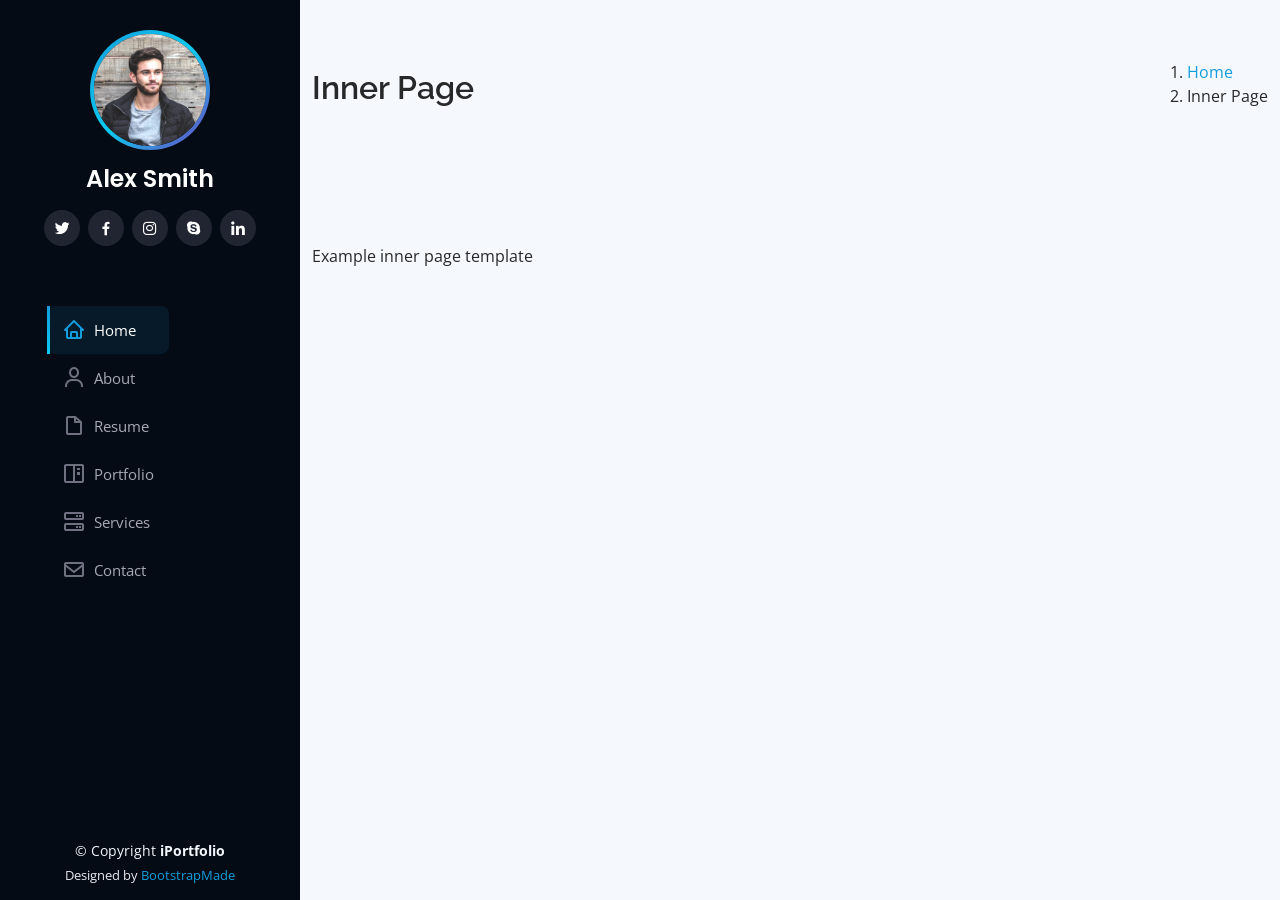
<file: inner-page.html>
<!DOCTYPE html>
<html lang="en">

<head>
  <meta charset="utf-8">
  <meta content="width=device-width, initial-scale=1.0" name="viewport">

  <title>Inner Page - iPortfolio Bootstrap Template</title>
  <meta content="" name="description">
  <meta content="" name="keywords">

  <!-- Favicons -->
  <link href="assets/img/favicon.png" rel="icon">
  <link href="assets/img/apple-touch-icon.png" rel="apple-touch-icon">

  <!-- Google Fonts -->
  <link href="https://fonts.googleapis.com/css?family=Open+Sans:300,300i,400,400i,600,600i,700,700i|Raleway:300,300i,400,400i,500,500i,600,600i,700,700i|Poppins:300,300i,400,400i,500,500i,600,600i,700,700i" rel="stylesheet">

  <!-- Vendor CSS Files -->
  <link href="assets/vendor/aos/aos.css" rel="stylesheet">
  <link href="assets/vendor/bootstrap/css/bootstrap.min.css" rel="stylesheet">
  <link href="assets/vendor/bootstrap-icons/bootstrap-icons.css" rel="stylesheet">
  <link href="assets/vendor/boxicons/css/boxicons.min.css" rel="stylesheet">
  <link href="assets/vendor/glightbox/css/glightbox.min.css" rel="stylesheet">
  <link href="assets/vendor/swiper/swiper-bundle.min.css" rel="stylesheet">

  <!-- Template Main CSS File -->
  <link href="assets/css/style.css" rel="stylesheet">

  <!-- =======================================================
  * Template Name: iPortfolio - v3.3.0
  * Template URL: https://bootstrapmade.com/iportfolio-bootstrap-portfolio-websites-template/
  * Author: BootstrapMade.com
  * License: https://bootstrapmade.com/license/
  ======================================================== -->
</head>

<body>

  <!-- ======= Mobile nav toggle button ======= -->
  <i class="bi bi-list mobile-nav-toggle d-xl-none"></i>

  <!-- ======= Header ======= -->
  <header id="header">
    <div class="d-flex flex-column">

      <div class="profile">
        <img src="assets/img/profile-img.jpg" alt="" class="img-fluid rounded-circle">
        <h1 class="text-light"><a href="index.html">Alex Smith</a></h1>
        <div class="social-links mt-3 text-center">
          <a href="#" class="twitter"><i class="bx bxl-twitter"></i></a>
          <a href="#" class="facebook"><i class="bx bxl-facebook"></i></a>
          <a href="#" class="instagram"><i class="bx bxl-instagram"></i></a>
          <a href="#" class="google-plus"><i class="bx bxl-skype"></i></a>
          <a href="#" class="linkedin"><i class="bx bxl-linkedin"></i></a>
        </div>
      </div>

      <nav id="navbar" class="nav-menu navbar">
        <ul>
          <li><a href="#hero" class="nav-link scrollto active"><i class="bx bx-home"></i> <span>Home</span></a></li>
          <li><a href="#about" class="nav-link scrollto"><i class="bx bx-user"></i> <span>About</span></a></li>
          <li><a href="#resume" class="nav-link scrollto"><i class="bx bx-file-blank"></i> <span>Resume</span></a></li>
          <li><a href="#portfolio" class="nav-link scrollto"><i class="bx bx-book-content"></i> <span>Portfolio</span></a></li>
          <li><a href="#services" class="nav-link scrollto"><i class="bx bx-server"></i> <span>Services</span></a></li>
          <li><a href="#contact" class="nav-link scrollto"><i class="bx bx-envelope"></i> <span>Contact</span></a></li>
        </ul>
      </nav><!-- .nav-menu -->
    </div>
  </header><!-- End Header -->

  <main id="main">

    <!-- ======= Breadcrumbs ======= -->
    <section class="breadcrumbs">
      <div class="container">

        <div class="d-flex justify-content-between align-items-center">
          <h2>Inner Page</h2>
          <ol>
            <li><a href="index.html">Home</a></li>
            <li>Inner Page</li>
          </ol>
        </div>

      </div>
    </section><!-- End Breadcrumbs -->

    <section class="inner-page">
      <div class="container">
        <p>
          Example inner page template
        </p>
      </div>
    </section>

  </main><!-- End #main -->

  <!-- ======= Footer ======= -->
  <footer id="footer">
    <div class="container">
      <div class="copyright">
        &copy; Copyright <strong><span>iPortfolio</span></strong>
      </div>
      <div class="credits">
        <!-- All the links in the footer should remain intact. -->
        <!-- You can delete the links only if you purchased the pro version. -->
        <!-- Licensing information: https://bootstrapmade.com/license/ -->
        <!-- Purchase the pro version with working PHP/AJAX contact form: https://bootstrapmade.com/iportfolio-bootstrap-portfolio-websites-template/ -->
        Designed by <a href="https://bootstrapmade.com/">BootstrapMade</a>
      </div>
    </div>
  </footer><!-- End  Footer -->

  <a href="#" class="back-to-top d-flex align-items-center justify-content-center"><i class="bi bi-arrow-up-short"></i></a>

  <!-- Vendor JS Files -->
  <script src="assets/vendor/aos/aos.js"></script>
  <script src="assets/vendor/bootstrap/js/bootstrap.bundle.min.js"></script>
  <script src="assets/vendor/glightbox/js/glightbox.min.js"></script>
  <script src="assets/vendor/isotope-layout/isotope.pkgd.min.js"></script>
  <script src="assets/vendor/php-email-form/validate.js"></script>
  <script src="assets/vendor/purecounter/purecounter.js"></script>
  <script src="assets/vendor/swiper/swiper-bundle.min.js"></script>
  <script src="assets/vendor/typed.js/typed.min.js"></script>
  <script src="assets/vendor/waypoints/noframework.waypoints.js"></script>

  <!-- Template Main JS File -->
  <script src="assets/js/main.js"></script>

</body>

</html>
</file>
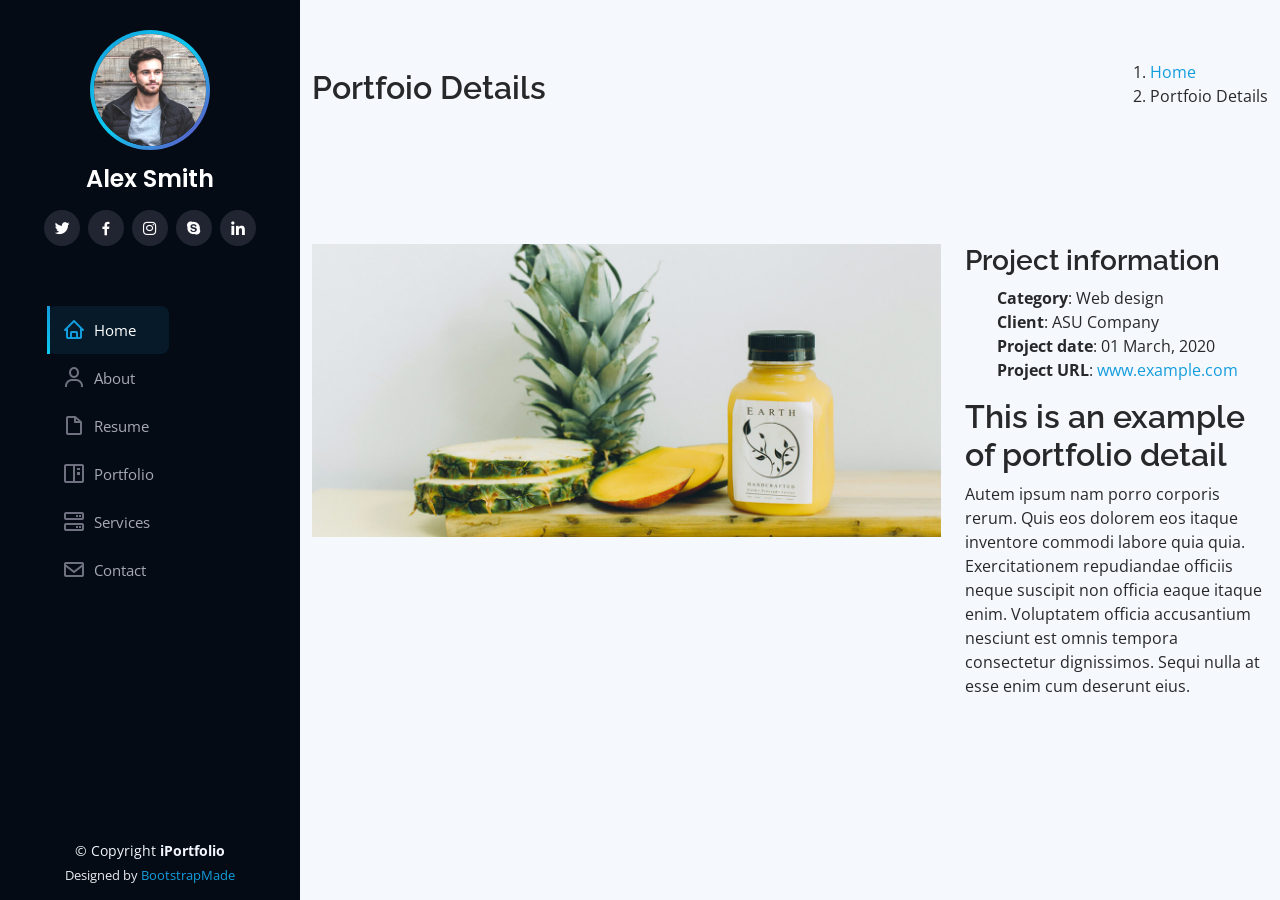
<file: portfolio-details.html>
<!DOCTYPE html>
<html lang="en">

<head>
  <meta charset="utf-8">
  <meta content="width=device-width, initial-scale=1.0" name="viewport">

  <title>Adarsh</title>
  <meta content="" name="description">
  <meta content="" name="keywords">

  <!-- Favicons -->
  <link href="assets/img/favicon.png" rel="icon">
  <link href="assets/img/apple-touch-icon.png" rel="apple-touch-icon">

  <!-- Google Fonts -->
  <link href="https://fonts.googleapis.com/css?family=Open+Sans:300,300i,400,400i,600,600i,700,700i|Raleway:300,300i,400,400i,500,500i,600,600i,700,700i|Poppins:300,300i,400,400i,500,500i,600,600i,700,700i" rel="stylesheet">

  <!-- Vendor CSS Files -->
  <link href="assets/vendor/aos/aos.css" rel="stylesheet">
  <link href="assets/vendor/bootstrap/css/bootstrap.min.css" rel="stylesheet">
  <link href="assets/vendor/bootstrap-icons/bootstrap-icons.css" rel="stylesheet">
  <link href="assets/vendor/boxicons/css/boxicons.min.css" rel="stylesheet">
  <link href="assets/vendor/glightbox/css/glightbox.min.css" rel="stylesheet">
  <link href="assets/vendor/swiper/swiper-bundle.min.css" rel="stylesheet">

  <!-- Template Main CSS File -->
  <link href="assets/css/style.css" rel="stylesheet">

</head>

<body>

  <!-- ======= Mobile nav toggle button ======= -->
  <i class="bi bi-list mobile-nav-toggle d-xl-none"></i>

  <!-- ======= Header ======= -->
  <header id="header">
    <div class="d-flex flex-column">

      <div class="profile">
        <img src="assets/img/profile-img.jpg" alt="" class="img-fluid rounded-circle">
        <h1 class="text-light"><a href="index.html">Alex Smith</a></h1>
        <div class="social-links mt-3 text-center">
          <a href="#" class="twitter"><i class="bx bxl-twitter"></i></a>
          <a href="#" class="facebook"><i class="bx bxl-facebook"></i></a>
          <a href="#" class="instagram"><i class="bx bxl-instagram"></i></a>
          <a href="#" class="google-plus"><i class="bx bxl-skype"></i></a>
          <a href="#" class="linkedin"><i class="bx bxl-linkedin"></i></a>
        </div>
      </div>

      <nav id="navbar" class="nav-menu navbar">
        <ul>
          <li><a href="#hero" class="nav-link scrollto active"><i class="bx bx-home"></i> <span>Home</span></a></li>
          <li><a href="#about" class="nav-link scrollto"><i class="bx bx-user"></i> <span>About</span></a></li>
          <li><a href="#resume" class="nav-link scrollto"><i class="bx bx-file-blank"></i> <span>Resume</span></a></li>
          <li><a href="#portfolio" class="nav-link scrollto"><i class="bx bx-book-content"></i> <span>Portfolio</span></a></li>
          <li><a href="#services" class="nav-link scrollto"><i class="bx bx-server"></i> <span>Services</span></a></li>
          <li><a href="#contact" class="nav-link scrollto"><i class="bx bx-envelope"></i> <span>Contact</span></a></li>
        </ul>
      </nav><!-- .nav-menu -->
    </div>
  </header><!-- End Header -->

  <main id="main">

    <!-- ======= Breadcrumbs ======= -->
    <section id="breadcrumbs" class="breadcrumbs">
      <div class="container">

        <div class="d-flex justify-content-between align-items-center">
          <h2>Portfoio Details</h2>
          <ol>
            <li><a href="index.html">Home</a></li>
            <li>Portfoio Details</li>
          </ol>
        </div>

      </div>
    </section><!-- End Breadcrumbs -->

    <!-- ======= Portfolio Details Section ======= -->
    <section id="portfolio-details" class="portfolio-details">
      <div class="container">

        <div class="row gy-4">

          <div class="col-lg-8">
            <div class="portfolio-details-slider swiper-container">
              <div class="swiper-wrapper align-items-center">

                <div class="swiper-slide">
                  <img src="assets/img/portfolio/portfolio-details-1.jpg" alt="">
                </div>

                <div class="swiper-slide">
                  <img src="assets/img/portfolio/portfolio-details-2.jpg" alt="">
                </div>

                <div class="swiper-slide">
                  <img src="assets/img/portfolio/portfolio-details-3.jpg" alt="">
                </div>

              </div>
              <div class="swiper-pagination"></div>
            </div>
          </div>

          <div class="col-lg-4">
            <div class="portfolio-info">
              <h3>Project information</h3>
              <ul>
                <li><strong>Category</strong>: Web design</li>
                <li><strong>Client</strong>: ASU Company</li>
                <li><strong>Project date</strong>: 01 March, 2020</li>
                <li><strong>Project URL</strong>: <a href="#">www.example.com</a></li>
              </ul>
            </div>
            <div class="portfolio-description">
              <h2>This is an example of portfolio detail</h2>
              <p>
                Autem ipsum nam porro corporis rerum. Quis eos dolorem eos itaque inventore commodi labore quia quia. Exercitationem repudiandae officiis neque suscipit non officia eaque itaque enim. Voluptatem officia accusantium nesciunt est omnis tempora consectetur dignissimos. Sequi nulla at esse enim cum deserunt eius.
              </p>
            </div>
          </div>

        </div>

      </div>
    </section><!-- End Portfolio Details Section -->

  </main><!-- End #main -->

  <!-- ======= Footer ======= -->
  <footer id="footer">
    <div class="container">
      <div class="copyright">
        &copy; Copyright <strong><span>iPortfolio</span></strong>
      </div>
      <div class="credits">
        <!-- All the links in the footer should remain intact. -->
        <!-- You can delete the links only if you purchased the pro version. -->
        <!-- Licensing information: https://bootstrapmade.com/license/ -->
        <!-- Purchase the pro version with working PHP/AJAX contact form: https://bootstrapmade.com/iportfolio-bootstrap-portfolio-websites-template/ -->
        Designed by <a href="https://bootstrapmade.com/">BootstrapMade</a>
      </div>
    </div>
  </footer><!-- End  Footer -->

  <a href="#" class="back-to-top d-flex align-items-center justify-content-center"><i class="bi bi-arrow-up-short"></i></a>

  <!-- Vendor JS Files -->
  <script src="assets/vendor/aos/aos.js"></script>
  <script src="assets/vendor/bootstrap/js/bootstrap.bundle.min.js"></script>
  <script src="assets/vendor/glightbox/js/glightbox.min.js"></script>
  <script src="assets/vendor/isotope-layout/isotope.pkgd.min.js"></script>
  <script src="assets/vendor/php-email-form/validate.js"></script>
  <script src="assets/vendor/purecounter/purecounter.js"></script>
  <script src="assets/vendor/swiper/swiper-bundle.min.js"></script>
  <script src="assets/vendor/typed.js/typed.min.js"></script>
  <script src="assets/vendor/waypoints/noframework.waypoints.js"></script>

  <!-- Template Main JS File -->
  <script src="assets/js/main.js"></script>

</body>

</html>
</file>
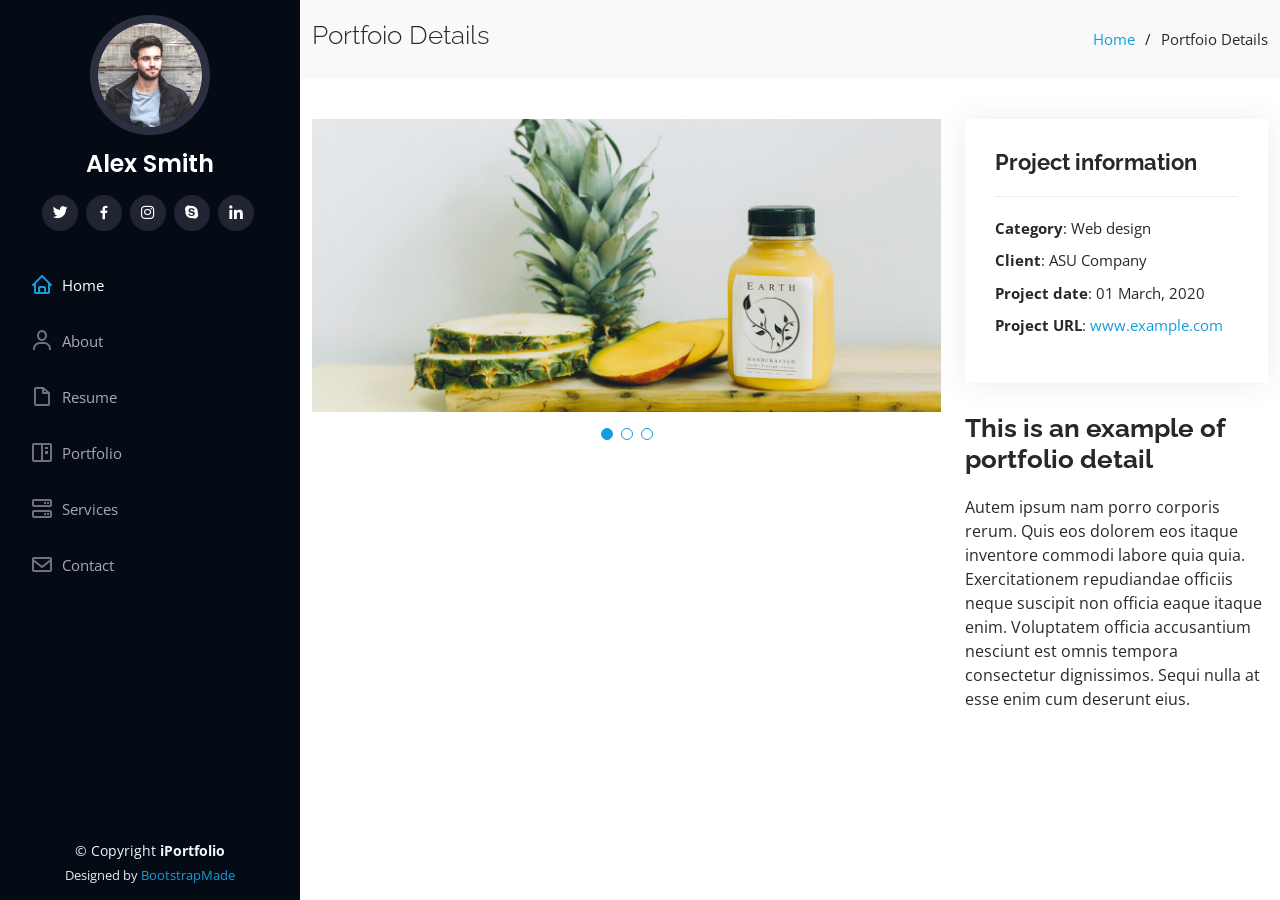
<file: Adarsh Sunil/portfolio-details.html>
<!DOCTYPE html>
<html lang="en">

<head>
  <meta charset="utf-8">
  <meta content="width=device-width, initial-scale=1.0" name="viewport">

  <title>Portfolio Details - iPortfolio Bootstrap Template</title>
  <meta content="" name="description">
  <meta content="" name="keywords">

  <!-- Favicons -->
  <link href="assets/img/favicon.png" rel="icon">
  <link href="assets/img/apple-touch-icon.png" rel="apple-touch-icon">

  <!-- Google Fonts -->
  <link href="https://fonts.googleapis.com/css?family=Open+Sans:300,300i,400,400i,600,600i,700,700i|Raleway:300,300i,400,400i,500,500i,600,600i,700,700i|Poppins:300,300i,400,400i,500,500i,600,600i,700,700i" rel="stylesheet">

  <!-- Vendor CSS Files -->
  <link href="assets/vendor/aos/aos.css" rel="stylesheet">
  <link href="assets/vendor/bootstrap/css/bootstrap.min.css" rel="stylesheet">
  <link href="assets/vendor/bootstrap-icons/bootstrap-icons.css" rel="stylesheet">
  <link href="assets/vendor/boxicons/css/boxicons.min.css" rel="stylesheet">
  <link href="assets/vendor/glightbox/css/glightbox.min.css" rel="stylesheet">
  <link href="assets/vendor/swiper/swiper-bundle.min.css" rel="stylesheet">

  <!-- Template Main CSS File -->
  <link href="assets/css/style.css" rel="stylesheet">

  <!-- =======================================================
  * Template Name: iPortfolio - v3.3.0
  * Template URL: https://bootstrapmade.com/iportfolio-bootstrap-portfolio-websites-template/
  * Author: BootstrapMade.com
  * License: https://bootstrapmade.com/license/
  ======================================================== -->
</head>

<body>

  <!-- ======= Mobile nav toggle button ======= -->
  <i class="bi bi-list mobile-nav-toggle d-xl-none"></i>

  <!-- ======= Header ======= -->
  <header id="header">
    <div class="d-flex flex-column">

      <div class="profile">
        <img src="assets/img/profile-img.jpg" alt="" class="img-fluid rounded-circle">
        <h1 class="text-light"><a href="index.html">Alex Smith</a></h1>
        <div class="social-links mt-3 text-center">
          <a href="#" class="twitter"><i class="bx bxl-twitter"></i></a>
          <a href="#" class="facebook"><i class="bx bxl-facebook"></i></a>
          <a href="#" class="instagram"><i class="bx bxl-instagram"></i></a>
          <a href="#" class="google-plus"><i class="bx bxl-skype"></i></a>
          <a href="#" class="linkedin"><i class="bx bxl-linkedin"></i></a>
        </div>
      </div>

      <nav id="navbar" class="nav-menu navbar">
        <ul>
          <li><a href="#hero" class="nav-link scrollto active"><i class="bx bx-home"></i> <span>Home</span></a></li>
          <li><a href="#about" class="nav-link scrollto"><i class="bx bx-user"></i> <span>About</span></a></li>
          <li><a href="#resume" class="nav-link scrollto"><i class="bx bx-file-blank"></i> <span>Resume</span></a></li>
          <li><a href="#portfolio" class="nav-link scrollto"><i class="bx bx-book-content"></i> <span>Portfolio</span></a></li>
          <li><a href="#services" class="nav-link scrollto"><i class="bx bx-server"></i> <span>Services</span></a></li>
          <li><a href="#contact" class="nav-link scrollto"><i class="bx bx-envelope"></i> <span>Contact</span></a></li>
        </ul>
      </nav><!-- .nav-menu -->
    </div>
  </header><!-- End Header -->

  <main id="main">

    <!-- ======= Breadcrumbs ======= -->
    <section id="breadcrumbs" class="breadcrumbs">
      <div class="container">

        <div class="d-flex justify-content-between align-items-center">
          <h2>Portfoio Details</h2>
          <ol>
            <li><a href="index.html">Home</a></li>
            <li>Portfoio Details</li>
          </ol>
        </div>

      </div>
    </section><!-- End Breadcrumbs -->

    <!-- ======= Portfolio Details Section ======= -->
    <section id="portfolio-details" class="portfolio-details">
      <div class="container">

        <div class="row gy-4">

          <div class="col-lg-8">
            <div class="portfolio-details-slider swiper-container">
              <div class="swiper-wrapper align-items-center">

                <div class="swiper-slide">
                  <img src="assets/img/portfolio/portfolio-details-1.jpg" alt="">
                </div>

                <div class="swiper-slide">
                  <img src="assets/img/portfolio/portfolio-details-2.jpg" alt="">
                </div>

                <div class="swiper-slide">
                  <img src="assets/img/portfolio/portfolio-details-3.jpg" alt="">
                </div>

              </div>
              <div class="swiper-pagination"></div>
            </div>
          </div>

          <div class="col-lg-4">
            <div class="portfolio-info">
              <h3>Project information</h3>
              <ul>
                <li><strong>Category</strong>: Web design</li>
                <li><strong>Client</strong>: ASU Company</li>
                <li><strong>Project date</strong>: 01 March, 2020</li>
                <li><strong>Project URL</strong>: <a href="#">www.example.com</a></li>
              </ul>
            </div>
            <div class="portfolio-description">
              <h2>This is an example of portfolio detail</h2>
              <p>
                Autem ipsum nam porro corporis rerum. Quis eos dolorem eos itaque inventore commodi labore quia quia. Exercitationem repudiandae officiis neque suscipit non officia eaque itaque enim. Voluptatem officia accusantium nesciunt est omnis tempora consectetur dignissimos. Sequi nulla at esse enim cum deserunt eius.
              </p>
            </div>
          </div>

        </div>

      </div>
    </section><!-- End Portfolio Details Section -->

  </main><!-- End #main -->

  <!-- ======= Footer ======= -->
  <footer id="footer">
    <div class="container">
      <div class="copyright">
        &copy; Copyright <strong><span>iPortfolio</span></strong>
      </div>
      <div class="credits">
        <!-- All the links in the footer should remain intact. -->
        <!-- You can delete the links only if you purchased the pro version. -->
        <!-- Licensing information: https://bootstrapmade.com/license/ -->
        <!-- Purchase the pro version with working PHP/AJAX contact form: https://bootstrapmade.com/iportfolio-bootstrap-portfolio-websites-template/ -->
        Designed by <a href="https://bootstrapmade.com/">BootstrapMade</a>
      </div>
    </div>
  </footer><!-- End  Footer -->

  <a href="#" class="back-to-top d-flex align-items-center justify-content-center"><i class="bi bi-arrow-up-short"></i></a>

  <!-- Vendor JS Files -->
  <script src="assets/vendor/aos/aos.js"></script>
  <script src="assets/vendor/bootstrap/js/bootstrap.bundle.min.js"></script>
  <script src="assets/vendor/glightbox/js/glightbox.min.js"></script>
  <script src="assets/vendor/isotope-layout/isotope.pkgd.min.js"></script>
  <script src="assets/vendor/php-email-form/validate.js"></script>
  <script src="assets/vendor/purecounter/purecounter.js"></script>
  <script src="assets/vendor/swiper/swiper-bundle.min.js"></script>
  <script src="assets/vendor/typed.js/typed.min.js"></script>
  <script src="assets/vendor/waypoints/noframework.waypoints.js"></script>

  <!-- Template Main JS File -->
  <script src="assets/js/main.js"></script>

</body>

</html>
</file>
<file: assets/css/style.css>
/**
 * iPortfolio - Refactored with CSS Variables & Modular Architecture
 * Author: Adarsh Sunil
 */

:root {
  --color-primary: #149ddd;
  --color-primary-light: #2eafec;
  --color-primary-dark: #37b3ed;
  --color-secondary: #0dcaf0;
  --color-accent: #6f42c1;
  --color-dark: #040b14;
  --color-dark-secondary: #050d18;
  --color-light: #f5f8fd;
  --color-text: #272829;
  --color-text-light: #a8a9b4;
  --color-text-heading: #173b6c;
  --color-border: #1f5297;
  --color-bg-card: #fff;
  --color-bg-social: #212431;
  
  --font-primary: "Open Sans", sans-serif;
  --font-heading: "Raleway", sans-serif;
  --font-poppins: "Poppins", sans-serif;
  
  --header-width: 300px;
  --transition-fast: 0.2s ease;
  --transition-base: 0.3s ease;
  --transition-slow: 0.5s ease;
  --transition-bounce: 0.4s cubic-bezier(0.175, 0.885, 0.32, 1.275);
  
  --shadow-sm: 0 2px 8px rgba(0, 0, 0, 0.1);
  --shadow-md: 0 8px 32px rgba(0, 0, 0, 0.12);
  --shadow-lg: 0 15px 40px rgba(20, 157, 221, 0.15);
  --shadow-glow: 0 0 20px rgba(20, 157, 221, 0.4);
  
  --radius-sm: 4px;
  --radius-md: 10px;
  --radius-lg: 20px;
  --radius-full: 50px;
}

*,
*::before,
*::after {
  box-sizing: border-box;
  margin: 0;
  padding: 0;
}

html {
  scroll-behavior: smooth;
}

body {
  font-family: var(--font-primary);
  color: var(--color-text);
  background: var(--color-light);
}

body.fade-out {
  opacity: 0;
  transition: opacity var(--transition-slow);
}

body.fade-in {
  opacity: 1;
  transition: opacity var(--transition-slow);
}

a {
  color: var(--color-primary);
  text-decoration: none;
  transition: color var(--transition-base);
}

a:hover {
  color: var(--color-primary-light);
}

h1, h2, h3, h4, h5, h6 {
  font-family: var(--font-heading);
  font-weight: 600;
}

img {
  max-width: 100%;
  height: auto;
}

ul {
  list-style: none;
}

button {
  cursor: pointer;
  border: none;
  background: none;
  font-family: inherit;
}

:focus-visible {
  outline: 2px solid var(--color-primary);
  outline-offset: 2px;
}

@media (prefers-reduced-motion: reduce) {
  *,
  *::before,
  *::after {
    animation-duration: 0.01ms !important;
    animation-iteration-count: 1 !important;
    transition-duration: 0.01ms !important;
  }
}

.back-to-top {
  position: fixed;
  visibility: hidden;
  opacity: 0;
  right: 15px;
  bottom: 15px;
  z-index: 996;
  width: 40px;
  height: 40px;
  background: linear-gradient(135deg, var(--color-primary), var(--color-secondary));
  border-radius: var(--radius-full);
  transition: all var(--transition-bounce);
  box-shadow: 0 4px 15px rgba(20, 157, 221, 0.3);
  display: flex;
  align-items: center;
  justify-content: center;
}

.back-to-top i {
  font-size: 28px;
  color: #fff;
  line-height: 1;
}

.back-to-top:hover {
  transform: translateY(-5px) scale(1.1);
  box-shadow: 0 10px 25px rgba(20, 157, 221, 0.5);
  background: var(--color-primary-light);
}

.back-to-top.active {
  visibility: visible;
  opacity: 1;
}

#header {
  position: fixed;
  top: 0;
  left: 0;
  bottom: 0;
  width: var(--header-width);
  padding: 0 15px;
  background: var(--color-dark);
  overflow-y: auto;
  transition: left var(--transition-slow);
  z-index: 9997;
}

.profile {
  text-align: center;
  padding: 30px 0;
}

.profile img {
  width: 120px;
  height: 120px;
  border-radius: 50%;
  border: 4px solid transparent;
  background: linear-gradient(var(--color-dark), var(--color-dark)) padding-box,
              linear-gradient(135deg, var(--color-primary), var(--color-secondary), var(--color-accent)) border-box;
  animation: profilePulse 3s ease-in-out infinite;
  transition: transform var(--transition-base), box-shadow var(--transition-base);
}

.profile img:hover {
  transform: scale(1.08);
  box-shadow: 0 0 25px rgba(20, 157, 221, 0.5);
}

@keyframes profilePulse {
  0%, 100% { box-shadow: 0 0 10px rgba(20, 157, 221, 0.3); }
  50% { box-shadow: 0 0 25px rgba(20, 157, 221, 0.6); }
}

.profile h1 {
  font-size: 24px;
  font-weight: 600;
  font-family: var(--font-poppins);
  margin-top: 15px;
}

.profile h1 a {
  color: #fff;
}

.social-links {
  display: flex;
  justify-content: center;
  gap: 8px;
  margin-top: 20px;
}

.social-links a {
  display: flex;
  align-items: center;
  justify-content: center;
  width: 36px;
  height: 36px;
  background: var(--color-bg-social);
  color: #fff;
  font-size: 18px;
  border-radius: 50%;
  transition: all var(--transition-bounce);
  position: relative;
  overflow: hidden;
}

.social-links a::before {
  content: '';
  position: absolute;
  top: 50%;
  left: 50%;
  width: 0;
  height: 0;
  background: rgba(255, 255, 255, 0.2);
  border-radius: 50%;
  transform: translate(-50%, -50%);
  transition: width 0.4s, height 0.4s;
}

.social-links a:hover {
  background: var(--color-primary);
  transform: translateY(-5px) scale(1.1);
  box-shadow: 0 10px 20px rgba(20, 157, 221, 0.3);
}

.social-links a:hover::before {
  width: 150%;
  height: 150%;
}

.nav-menu {
  padding: 30px 0 0 0;
}

.nav-menu a {
  display: flex;
  align-items: center;
  padding: 12px 15px;
  color: var(--color-text-light);
  font-size: 15px;
  border-radius: 8px;
  transition: all var(--transition-base);
  position: relative;
}

.nav-menu a::before {
  content: '';
  position: absolute;
  left: 0;
  top: 0;
  width: 3px;
  height: 0;
  background: linear-gradient(180deg, var(--color-primary), var(--color-secondary));
  transition: height var(--transition-base);
}

.nav-menu a i {
  font-size: 24px;
  padding-right: 8px;
  color: #6f7180;
  transition: color var(--transition-base);
}

.nav-menu a:hover,
.nav-menu .active {
  background: rgba(20, 157, 221, 0.1);
  color: #fff;
  text-decoration: none;
}

.nav-menu a:hover::before,
.nav-menu .active::before {
  height: 100%;
}

.nav-menu a:hover i,
.nav-menu .active i {
  color: var(--color-primary);
}

#main {
  margin-left: var(--header-width);
  min-height: 100vh;
}

.mobile-nav-toggle {
  position: fixed;
  right: 15px;
  top: 15px;
  z-index: 9998;
  width: 40px;
  height: 40px;
  background: linear-gradient(135deg, var(--color-primary), var(--color-secondary));
  color: #fff;
  font-size: 24px;
  border-radius: var(--radius-full);
  display: flex;
  align-items: center;
  justify-content: center;
  transition: all var(--transition-bounce);
  box-shadow: 0 4px 15px rgba(20, 157, 221, 0.4);
  cursor: pointer;
}

.mobile-nav-toggle:hover {
  transform: scale(1.1) rotate(90deg);
}

.mobile-nav-active #header {
  left: 0;
}

.mobile-nav-active {
  overflow: hidden;
}

#hero {
  position: relative;
  width: 100%;
  height: 100vh;
  background: url("../img/adarsh.JPG") top center/cover no-repeat;
  overflow: hidden;
}

#hero::before {
  content: "";
  position: absolute;
  inset: 0;
  background: linear-gradient(135deg, rgba(5, 13, 24, 0.7) 0%, rgba(20, 157, 221, 0.3) 100%);
  animation: heroGradient 8s ease infinite;
  z-index: 1;
}

#hero::after {
  content: '';
  position: absolute;
  inset: 0;
  background: 
    radial-gradient(circle at 20% 80%, rgba(20, 157, 221, 0.15) 0%, transparent 50%),
    radial-gradient(circle at 80% 20%, rgba(111, 66, 193, 0.15) 0%, transparent 50%);
  z-index: 1;
  pointer-events: none;
}

@keyframes heroGradient {
  0%, 100% { opacity: 0.7; }
  50% { opacity: 0.9; }
}

.hero-particles {
  position: absolute;
  inset: 0;
  overflow: hidden;
  z-index: 1;
  pointer-events: none;
}

.hero-particles span {
  position: absolute;
  width: 10px;
  height: 10px;
  background: rgba(20, 157, 221, 0.5);
  border-radius: 50%;
  animation: float 15s infinite;
}

.hero-particles span:nth-child(1) { left: 10%; animation-delay: 0s; animation-duration: 12s; }
.hero-particles span:nth-child(2) { left: 20%; animation-delay: 2s; animation-duration: 14s; }
.hero-particles span:nth-child(3) { left: 35%; animation-delay: 4s; animation-duration: 16s; }
.hero-particles span:nth-child(4) { left: 50%; animation-delay: 0s; animation-duration: 18s; }
.hero-particles span:nth-child(5) { left: 65%; animation-delay: 3s; animation-duration: 13s; }
.hero-particles span:nth-child(6) { left: 80%; animation-delay: 5s; animation-duration: 15s; }
.hero-particles span:nth-child(7) { left: 90%; animation-delay: 1s; animation-duration: 17s; }

@keyframes float {
  0%, 100% { transform: translateY(100vh) scale(0); opacity: 0; }
  10% { opacity: 1; }
  90% { opacity: 1; }
  100% { transform: translateY(-100vh) scale(1); opacity: 0; }
}

.hero-container {
  position: relative;
  z-index: 2;
  min-width: 300px;
  display: flex;
  flex-direction: column;
  justify-content: center;
  align-items: center;
  height: 100%;
  text-align: center;
}

#hero h1 {
  font-size: 64px;
  font-weight: 700;
  color: #fff;
  margin-bottom: 10px;
  animation: slideInDown 1s ease-out;
  text-shadow: 2px 2px 4px rgba(0, 0, 0, 0.3);
}

#hero p {
  font-size: 26px;
  font-family: var(--font-poppins);
  color: #fff;
  animation: slideInUp 1s ease-out 0.3s both;
}

#hero p span {
  color: #fff;
  padding-bottom: 4px;
  letter-spacing: 1px;
  border-bottom: 3px solid var(--color-primary);
}

@keyframes slideInDown {
  from { opacity: 0; transform: translateY(-50px); }
  to { opacity: 1; transform: translateY(0); }
}

@keyframes slideInUp {
  from { opacity: 0; transform: translateY(50px); }
  to { opacity: 1; transform: translateY(0); }
}

@media (min-width: 1024px) {
  #hero { background-attachment: fixed; }
}

@media (max-width: 1199px) {
  #header { left: -300px; }
  #main { margin-left: 0; }
}

section {
  padding: 60px 0;
  overflow: hidden;
  opacity: 1;
  transform: translateY(0);
}

section.animate-on-scroll {
  opacity: 0;
  transform: translateY(20px);
  transition: opacity 0.6s ease, transform 0.6s ease;
}

section.animate-on-scroll.revealed {
  opacity: 1;
  transform: translateY(0);
}

.section-bg { background: var(--color-light); }

.section-title {
  padding-bottom: 30px;
}

.section-title h2 {
  font-size: 32px;
  font-weight: bold;
  margin-bottom: 20px;
  padding-bottom: 20px;
  position: relative;
  color: var(--color-text-heading);
  display: inline-block;
}

.section-title h2::after {
  content: '';
  position: absolute;
  bottom: 0;
  left: 0;
  width: 50px;
  height: 4px;
  background: linear-gradient(90deg, var(--color-primary), var(--color-secondary), var(--color-accent));
  border-radius: 2px;
  transition: width 0.5s ease-in-out;
}

.section-title h2:hover::after { width: 100%; }
.about-img-wrapper {
  position: relative;
  border-radius: 20px;
  overflow: hidden;
}

.about-img {
  width: 100%;
  border-radius: 20px;
  box-shadow: 0 20px 50px rgba(0, 0, 0, 0.15);
  transition: transform 0.5s ease;
}

.about-img-wrapper:hover .about-img {
  transform: scale(1.05);
}

.about-img-overlay {
  position: absolute;
  bottom: 0;
  left: 0;
  right: 0;
  background: linear-gradient(to top, rgba(20, 157, 221, 0.95), transparent);
  padding: 30px 20px;
  transform: translateY(100%);
  transition: transform 0.4s ease;
}

.about-img-wrapper:hover .about-img-overlay {
  transform: translateY(0);
}

.overlay-content {
  color: #fff;
  text-align: center;
}

.overlay-content .quote-mark {
  font-size: 48px;
  font-family: Georgia, serif;
  line-height: 1;
  color: rgba(255, 255, 255, 0.8);
}

.overlay-content p {
  margin: 5px 0 0;
  font-style: italic;
  font-size: 14px;
}

.about-intro {
  margin-bottom: 30px;
}

.about-intro h3 {
  font-size: 28px;
  font-weight: 700;
  color: var(--color-text-heading);
  margin-bottom: 15px;
  font-family: var(--font-poppins);
}

.about-intro p {
  color: var(--color-text);
  line-height: 1.8;
  font-size: 16px;
}

.about-traits {
  display: grid;
  grid-template-columns: repeat(3, 1fr);
  gap: 20px;
  margin-bottom: 30px;
}

.trait-item {
  background: #fff;
  padding: 20px;
  border-radius: 16px;
  display: flex;
  align-items: flex-start;
  gap: 15px;
  box-shadow: 0 4px 20px rgba(0, 0, 0, 0.06);
  transition: all 0.3s ease;
}

.trait-item:hover {
  transform: translateY(-5px);
  box-shadow: 0 12px 30px rgba(20, 157, 221, 0.15);
}

.trait-icon {
  width: 50px;
  height: 50px;
  min-width: 50px;
  background: linear-gradient(135deg, var(--color-primary), var(--color-secondary));
  border-radius: 12px;
  display: flex;
  align-items: center;
  justify-content: center;
  font-size: 24px;
  color: #fff;
}

.trait-text h4 {
  font-size: 16px;
  font-weight: 600;
  color: var(--color-dark-secondary);
  margin-bottom: 5px;
}

.trait-text p {
  font-size: 13px;
  color: var(--color-text-light);
  margin: 0;
}

.about-info-grid {
  display: grid;
  grid-template-columns: repeat(2, 1fr);
  gap: 15px;
}

.info-card {
  background: #fff;
  padding: 18px 20px;
  border-radius: 12px;
  display: flex;
  align-items: center;
  gap: 15px;
  box-shadow: 0 4px 15px rgba(0, 0, 0, 0.05);
  transition: all 0.3s ease;
}

.info-card:hover {
  box-shadow: 0 8px 25px rgba(20, 157, 221, 0.12);
  transform: translateX(5px);
}

.info-card i {
  font-size: 24px;
  color: var(--color-primary);
}

.info-card div {
  display: flex;
  flex-direction: column;
}

.info-label {
  font-size: 12px;
  color: var(--color-text-light);
  text-transform: uppercase;
  letter-spacing: 0.5px;
}

.info-value {
  font-size: 15px;
  font-weight: 600;
  color: var(--color-dark-secondary);
}

.skill-card {
  background: #fff;
  border-radius: 16px;
  padding: 24px;
  text-align: center;
  box-shadow: 0 4px 20px rgba(0, 0, 0, 0.08);
  transition: all 0.3s ease;
  position: relative;
  overflow: hidden;
}

.skill-card::before {
  content: '';
  position: absolute;
  top: 0;
  left: 0;
  right: 0;
  height: 4px;
  background: linear-gradient(90deg, var(--color-primary), var(--color-secondary));
  transform: scaleX(0);
  transition: transform 0.3s ease;
}

.skill-card:hover {
  transform: translateY(-8px);
  box-shadow: 0 12px 40px rgba(20, 157, 221, 0.15);
}

.skill-card:hover::before {
  transform: scaleX(1);
}

.skill-icon {
  width: 60px;
  height: 60px;
  margin: 0 auto 16px;
  background: linear-gradient(135deg, var(--color-primary), var(--color-secondary));
  border-radius: 50%;
  display: flex;
  align-items: center;
  justify-content: center;
  font-size: 28px;
  color: #fff;
  transition: transform 0.3s ease;
}

.skill-card:hover .skill-icon {
  transform: scale(1.1) rotate(5deg);
}

.skill-card h4 {
  font-size: 18px;
  font-weight: 600;
  color: var(--color-dark-secondary);
  margin-bottom: 12px;
  font-family: var(--font-poppins);
}

.skill-bar {
  height: 8px;
  background: #e9ecef;
  border-radius: 4px;
  overflow: hidden;
  margin-bottom: 8px;
}

.skill-progress {
  height: 100%;
  width: 0;
  background: linear-gradient(90deg, var(--color-primary), var(--color-secondary));
  border-radius: 4px;
  transition: width 1.2s ease-out;
}

.skill-progress.animated {
  background: linear-gradient(90deg, var(--color-primary), var(--color-secondary));
}

.skill-percent {
  font-size: 14px;
  font-weight: 600;
  color: var(--color-primary);
}

.resume-card {
  background: #fff;
  border-radius: 20px;
  overflow: hidden;
  box-shadow: 0 4px 20px rgba(0, 0, 0, 0.08);
  margin-bottom: 30px;
  transition: all 0.3s ease;
}

.resume-card:hover {
  transform: translateY(-5px);
  box-shadow: 0 15px 40px rgba(20, 157, 221, 0.15);
}

.resume-card-header {
  background: linear-gradient(135deg, var(--color-primary), var(--color-secondary));
  padding: 20px 25px;
  display: flex;
  align-items: center;
  gap: 15px;
}

.resume-card-header .resume-icon {
  width: 50px;
  height: 50px;
  background: rgba(255, 255, 255, 0.2);
  border-radius: 12px;
  display: flex;
  align-items: center;
  justify-content: center;
  font-size: 24px;
  color: #fff;
}

.resume-card-header h3 {
  color: #fff;
  font-size: 20px;
  font-weight: 600;
  margin: 0;
}

.resume-card-body {
  padding: 25px;
}

.resume-entry {
  position: relative;
  padding-left: 20px;
  padding-bottom: 25px;
  border-left: 2px solid #e9ecef;
}

.resume-entry:last-child {
  padding-bottom: 0;
  border-left-color: transparent;
}

.resume-entry::before {
  content: '';
  position: absolute;
  left: -7px;
  top: 5px;
  width: 12px;
  height: 12px;
  background: var(--color-primary);
  border-radius: 50%;
  border: 3px solid #fff;
  box-shadow: 0 0 0 2px var(--color-primary);
}

.entry-header {
  display: flex;
  align-items: center;
  gap: 10px;
  margin-bottom: 5px;
}

.entry-header h4 {
  font-size: 17px;
  font-weight: 600;
  color: var(--color-dark-secondary);
  margin: 0;
}

.entry-dot {
  display: none;
}

.entry-company {
  display: block;
  font-size: 14px;
  color: var(--color-text-light);
  margin-bottom: 5px;
}

.entry-period {
  display: inline-flex;
  align-items: center;
  gap: 5px;
  font-size: 13px;
  color: var(--color-primary);
  font-weight: 500;
}

.entry-period i {
  font-size: 14px;
}

.project-entry {
  background: var(--color-light);
  border-radius: 16px;
  padding: 20px;
  margin-bottom: 20px;
  transition: all 0.3s ease;
}

.project-entry:last-child {
  margin-bottom: 0;
}

.project-entry:hover {
  background: #fff;
  box-shadow: 0 8px 25px rgba(0, 0, 0, 0.08);
}

.project-header {
  display: flex;
  justify-content: space-between;
  align-items: center;
  margin-bottom: 8px;
}

.project-header h4 {
  font-size: 18px;
  font-weight: 600;
  color: var(--color-dark-secondary);
  margin: 0;
}

.project-year {
  font-size: 13px;
  color: var(--color-primary);
  font-weight: 500;
  background: rgba(20, 157, 221, 0.1);
  padding: 4px 12px;
  border-radius: 20px;
}

.project-type {
  font-size: 14px;
  color: var(--color-text-light);
  margin-bottom: 10px;
  font-style: italic;
}

.project-desc {
  font-size: 14px;
  color: var(--color-text);
  line-height: 1.6;
  margin-bottom: 15px;
}

.project-tech {
  display: flex;
  flex-wrap: wrap;
  gap: 8px;
}

.tech-tag {
  font-size: 12px;
  background: linear-gradient(135deg, var(--color-primary), var(--color-secondary));
  color: #fff;
  padding: 4px 12px;
  border-radius: 20px;
  font-weight: 500;
}

.contact {
  padding-bottom: 130px;
}

.contact .info {
  padding: 30px;
  background: var(--color-bg-card);
  width: 100%;
  box-shadow: 0 0 24px 0 rgba(0, 0, 0, 0.12);
  border-radius: var(--radius-lg);
  transition: all var(--transition-base);
  position: relative;
  overflow: hidden;
}

.contact .info::before {
  content: '';
  position: absolute;
  top: -50%;
  left: -50%;
  width: 200%;
  height: 200%;
  background: linear-gradient(45deg, transparent, rgba(20, 157, 221, 0.03), transparent);
  transform: rotate(45deg);
  transition: left 0.6s ease;
}

.contact .info:hover::before { left: 100%; }

.contact .info:hover {
  box-shadow: 0 10px 40px rgba(20, 157, 221, 0.15);
  transform: translateY(-5px);
}

.contact .info i {
  font-size: 20px;
  color: var(--color-primary);
  float: left;
  width: 44px;
  height: 44px;
  background: #dff3fc;
  display: flex;
  justify-content: center;
  align-items: center;
  border-radius: var(--radius-full);
  transition: all var(--transition-bounce);
}

.contact .info .address:hover i,
.contact .info .email:hover i {
  transform: scale(1.2) rotate(10deg);
  background: var(--color-primary);
  color: #fff;
}

.contact .info h4 {
  padding: 0 0 0 60px;
  font-size: 22px;
  font-weight: 600;
  margin-bottom: 5px;
  color: var(--color-dark-secondary);
}

.contact .info p {
  padding: 0 0 10px 60px;
  margin-bottom: 20px;
  font-size: 14px;
  color: var(--color-text-heading);
}

.contact .php-email-form {
  width: 100%;
  padding: 30px;
  background: var(--color-bg-card);
  box-shadow: 0 0 24px 0 rgba(0, 0, 0, 0.12);
  border-radius: var(--radius-lg);
  transition: all var(--transition-base);
}

.contact .php-email-form:hover {
  box-shadow: 0 10px 40px rgba(0, 0, 0, 0.15);
}

.contact .php-email-form .form-group {
  margin-bottom: 15px;
}

.contact .php-email-form label,
.contact .contact-form label {
  padding-bottom: 8px;
  color: var(--color-dark-secondary);
  font-weight: 500;
}

.contact .php-email-form input,
.contact .php-email-form textarea,
.contact .contact-form input,
.contact .contact-form textarea {
  border: 2px solid #e9ecef;
  border-radius: var(--radius-md);
  box-shadow: none;
  font-size: 14px;
  padding: 12px 15px;
  width: 100%;
  transition: all var(--transition-base);
}

.contact .php-email-form input,
.contact .contact-form input {
  height: 50px;
}

.contact .php-email-form textarea,
.contact .contact-form textarea {
  min-height: 120px;
  resize: vertical;
}

.contact .php-email-form input:focus,
.contact .php-email-form textarea:focus,
.contact .contact-form input:focus,
.contact .contact-form textarea:focus {
  border-color: var(--color-primary);
  box-shadow: 0 0 15px rgba(20, 157, 221, 0.2);
  transform: translateY(-2px);
  outline: none;
}

.contact .php-email-form button[type="submit"],
.contact .btn-submit {
  background: linear-gradient(135deg, var(--color-primary), var(--color-secondary));
  border: 0;
  padding: 14px 40px;
  color: #fff;
  transition: all var(--transition-bounce);
  border-radius: var(--radius-full);
  font-weight: 600;
  letter-spacing: 1px;
  text-transform: uppercase;
  position: relative;
  overflow: hidden;
  display: inline-flex;
  align-items: center;
  gap: 10px;
  cursor: pointer;
}

.contact .php-email-form button[type="submit"]::before,
.contact .btn-submit::before {
  content: '';
  position: absolute;
  top: 0;
  left: -100%;
  width: 100%;
  height: 100%;
  background: linear-gradient(90deg, transparent, rgba(255, 255, 255, 0.3), transparent);
  transition: left 0.5s ease;
}

.contact .php-email-form button[type="submit"]:hover::before,
.contact .btn-submit:hover::before {
  left: 100%;
}

.contact .php-email-form button[type="submit"]:hover,
.contact .btn-submit:hover {
  transform: translateY(-3px);
  box-shadow: 0 10px 30px rgba(20, 157, 221, 0.4);
}

.contact .btn-submit i {
  font-size: 18px;
  transition: transform 0.3s ease;
}

.contact .btn-submit:hover i {
  transform: translateX(5px);
}

.contact .php-email-form .sent-message,
.contact .form-status.success {
  display: none;
  color: #fff;
  background: #18d26e;
  text-align: center;
  padding: 15px;
  font-weight: 600;
  border-radius: var(--radius-sm);
  margin-top: 15px;
}

.contact .form-status.error {
  display: block;
  color: #fff;
  background: #dc3545;
  text-align: center;
  padding: 15px;
  font-weight: 600;
  border-radius: var(--radius-sm);
  margin-top: 15px;
}

.contact .form-status.success i,
.contact .form-status.error i {
  margin-right: 8px;
}

.contact .form-status .loading {
  display: flex;
  align-items: center;
  justify-content: center;
  gap: 10px;
  color: var(--color-primary);
  font-weight: 500;
}

.contact .spinner {
  width: 18px;
  height: 18px;
  border: 2px solid rgba(20, 157, 221, 0.2);
  border-top-color: var(--color-primary);
  border-radius: 50%;
  animation: spin 0.8s linear infinite;
}

@keyframes spin {
  to { transform: rotate(360deg); }
}

.contact .form-status.success {
  animation: slideIn 0.3s ease;
}

.contact .form-status.error {
  animation: slideIn 0.3s ease;
}

@keyframes slideIn {
  from {
    opacity: 0;
    transform: translateY(-10px);
  }
  to {
    opacity: 1;
    transform: translateY(0);
  }
}

.contact .php-email-form .loading {
  display: none;
  text-align: center;
  padding: 15px;
}

.contact .php-email-form .loading:before {
  content: "";
  display: inline-block;
  border-radius: 50%;
  width: 24px;
  height: 24px;
  margin: 0 10px -6px 0;
  border: 3px solid #18d26e;
  border-top-color: #eee;
  animation: animate-loading 1s linear infinite;
}

@keyframes animate-loading {
  0% { transform: rotate(0deg); }
  100% { transform: rotate(360deg); }
}

#footer {
  padding: 15px;
  color: #f4f6fd;
  font-size: 14px;
  position: fixed;
  left: 0;
  bottom: 0;
  width: var(--header-width);
  z-index: 9999;
  background: var(--color-dark);
}

#footer .copyright,
#footer .credits {
  text-align: center;
}

#footer .credits {
  padding-top: 5px;
  font-size: 13px;
  color: #eaebf0;
}

.typed-cursor {
  animation: blink 1s infinite;
  color: var(--color-primary);
  font-weight: 100;
}

@keyframes blink {
  0%, 100% { opacity: 1; }
  50% { opacity: 0; }
}

.tilt-card {
  transition: transform var(--transition-base);
  transform-style: preserve-3d;
}

.tilt-card:hover {
  transform: perspective(1000px) rotateX(5deg) rotateY(5deg) scale(1.02);
}

@media (max-width: 768px) {
  #hero h1 { font-size: 32px; line-height: 40px; }
  #hero p { font-size: 18px; }
  .section-title h2 { font-size: 28px; }
  .section-title { text-align: center; }
  .section-title h2::after { left: 50%; transform: translateX(-50%); }
  
  .about-img-wrapper { max-width: 300px; margin: 0 auto 30px; }
  .about-traits { grid-template-columns: 1fr; }
  .about-info-grid { grid-template-columns: 1fr; }
  .info-card { justify-content: center; }
  
  .contact .info,
  .contact .php-email-form { padding: 20px; border-radius: 15px; }
}

@media (max-width: 480px) {
  #hero h1 { font-size: 26px; line-height: 34px; }
  #hero p { font-size: 16px; }
  .section-title h2 { font-size: 24px; }
  .project-header { flex-direction: column; align-items: flex-start; gap: 8px; }
}

@media (max-width: 1199px) {
  #footer {
    position: static;
    width: 100%;
  }
}

@media print {
  #header, .back-to-top, .mobile-nav-toggle, #footer { display: none !important; }
  #main { margin-left: 0; }
}
</file>
<file: Adarsh Sunil/assets/css/style.css>
/**
* Template Name: iPortfolio - v3.3.0
* Template URL: https://bootstrapmade.com/iportfolio-bootstrap-portfolio-websites-template/
* Author: BootstrapMade.com
* License: https://bootstrapmade.com/license/
*/

/*--------------------------------------------------------------
# General
--------------------------------------------------------------*/
body {
  font-family: "Open Sans", sans-serif;
  color: #272829;
}

a {
  color: #149ddd;
  text-decoration: none;
}

a:hover {
  color: #37b3ed;
  text-decoration: none;
}

h1, h2, h3, h4, h5, h6 {
  font-family: "Raleway", sans-serif;
}

/*--------------------------------------------------------------
# Back to top button
--------------------------------------------------------------*/
.back-to-top {
  position: fixed;
  visibility: hidden;
  opacity: 0;
  right: 15px;
  bottom: 15px;
  z-index: 996;
  background: #149ddd;
  width: 40px;
  height: 40px;
  border-radius: 50px;
  transition: all 0.4s;
}

.back-to-top i {
  font-size: 28px;
  color: #fff;
  line-height: 0;
}

.back-to-top:hover {
  background: #2eafec;
  color: #fff;
}

.back-to-top.active {
  visibility: visible;
  opacity: 1;
}

/*--------------------------------------------------------------
# Header
--------------------------------------------------------------*/
#header {
  position: fixed;
  top: 0;
  left: 0;
  bottom: 0;
  width: 300px;
  transition: all ease-in-out 0.5s;
  z-index: 9997;
  transition: all 0.5s;
  padding: 0 15px;
  background: #040b14;
  overflow-y: auto;
}

#header .profile img {
  margin: 15px auto;
  display: block;
  width: 120px;
  border: 8px solid #2c2f3f;
}

#header .profile h1 {
  font-size: 24px;
  margin: 0;
  padding: 0;
  font-weight: 600;
  -moz-text-align-last: center;
  text-align-last: center;
  font-family: "Poppins", sans-serif;
}

#header .profile h1 a, #header .profile h1 a:hover {
  color: #fff;
  text-decoration: none;
}

#header .profile .social-links a {
  font-size: 18px;
  display: inline-block;
  background: #212431;
  color: #fff;
  line-height: 1;
  padding: 8px 0;
  margin-right: 4px;
  border-radius: 50%;
  text-align: center;
  width: 36px;
  height: 36px;
  transition: 0.3s;
}

#header .profile .social-links a:hover {
  background: #149ddd;
  color: #fff;
  text-decoration: none;
}

#main {
  margin-left: 300px;
}

@media (max-width: 1199px) {
  #header {
    left: -300px;
  }
  #main {
    margin-left: 0;
  }
}

/*--------------------------------------------------------------
# Navigation Menu
--------------------------------------------------------------*/
/* Desktop Navigation */
.nav-menu {
  padding: 30px 0 0 0;
}

.nav-menu * {
  margin: 0;
  padding: 0;
  list-style: none;
}

.nav-menu > ul > li {
  position: relative;
  white-space: nowrap;
}

.nav-menu a, .nav-menu a:focus {
  display: flex;
  align-items: center;
  color: #a8a9b4;
  padding: 12px 15px;
  margin-bottom: 8px;
  transition: 0.3s;
  font-size: 15px;
}

.nav-menu a i, .nav-menu a:focus i {
  font-size: 24px;
  padding-right: 8px;
  color: #6f7180;
}

.nav-menu a:hover, .nav-menu .active, .nav-menu .active:focus, .nav-menu li:hover > a {
  text-decoration: none;
  color: #fff;
}

.nav-menu a:hover i, .nav-menu .active i, .nav-menu .active:focus i, .nav-menu li:hover > a i {
  color: #149ddd;
}

/* Mobile Navigation */
.mobile-nav-toggle {
  position: fixed;
  right: 15px;
  top: 15px;
  z-index: 9998;
  border: 0;
  font-size: 24px;
  transition: all 0.4s;
  outline: none !important;
  background-color: #149ddd;
  color: #fff;
  width: 40px;
  height: 40px;
  display: inline-flex;
  align-items: center;
  justify-content: center;
  line-height: 0;
  border-radius: 50px;
  cursor: pointer;
}

.mobile-nav-active {
  overflow: hidden;
}

.mobile-nav-active #header {
  left: 0;
}

/*--------------------------------------------------------------
# Hero Section
--------------------------------------------------------------*/
#hero {
  width: 100%;
  height: 100vh;
  background: url("../img/hero-bg.jpg") top center;
  background-size: cover;
}

#hero:before {
  content: "";
  background: rgba(5, 13, 24, 0.3);
  position: absolute;
  bottom: 0;
  top: 0;
  left: 0;
  right: 0;
  z-index: 1;
}

#hero .hero-container {
  position: relative;
  z-index: 2;
  min-width: 300px;
}

#hero h1 {
  margin: 0 0 10px 0;
  font-size: 64px;
  font-weight: 700;
  line-height: 56px;
  color: #fff;
}

#hero p {
  color: #fff;
  margin-bottom: 50px;
  font-size: 26px;
  font-family: "Poppins", sans-serif;
}

#hero p span {
  color: #fff;
  padding-bottom: 4px;
  letter-spacing: 1px;
  border-bottom: 3px solid #149ddd;
}

@media (min-width: 1024px) {
  #hero {
    background-attachment: fixed;
  }
}

@media (max-width: 768px) {
  #hero h1 {
    font-size: 28px;
    line-height: 36px;
  }
  #hero h2 {
    font-size: 18px;
    line-height: 24px;
    margin-bottom: 30px;
  }
}

/*--------------------------------------------------------------
# Sections General
--------------------------------------------------------------*/
section {
  padding: 60px 0;
  overflow: hidden;
}

.section-bg {
  background: #f5f8fd;
}

.section-title {
  padding-bottom: 30px;
}

.section-title h2 {
  font-size: 32px;
  font-weight: bold;
  margin-bottom: 20px;
  padding-bottom: 20px;
  position: relative;
  color: #173b6c;
}

.section-title h2::after {
  content: '';
  position: absolute;
  display: block;
  width: 50px;
  height: 3px;
  background: #149ddd;
  bottom: 0;
  left: 0;
}

.section-title p {
  margin-bottom: 0;
}

/*--------------------------------------------------------------
# About
--------------------------------------------------------------*/
.about .content h3 {
  font-weight: 700;
  font-size: 26px;
  color: #173b6c;
}

.about .content ul {
  list-style: none;
  padding: 0;
}

.about .content ul li {
  margin-bottom: 20px;
  display: flex;
  align-items: center;
}

.about .content ul strong {
  margin-right: 10px;
}

.about .content ul i {
  font-size: 16px;
  margin-right: 5px;
  color: #149ddd;
  line-height: 0;
}

.about .content p:last-child {
  margin-bottom: 0;
}

/*--------------------------------------------------------------
# Facts
--------------------------------------------------------------*/
.facts {
  padding-bottom: 30px;
}

.facts .count-box {
  padding: 30px;
  width: 100%;
}

.facts .count-box i {
  display: block;
  font-size: 44px;
  color: #149ddd;
  float: left;
  line-height: 0;
}

.facts .count-box span {
  font-size: 48px;
  line-height: 40px;
  display: block;
  font-weight: 700;
  color: #050d18;
  margin-left: 60px;
}

.facts .count-box p {
  padding: 15px 0 0 0;
  margin: 0 0 0 60px;
  font-family: "Raleway", sans-serif;
  font-size: 14px;
  color: #122f57;
}

.facts .count-box a {
  font-weight: 600;
  display: block;
  margin-top: 20px;
  color: #122f57;
  font-size: 15px;
  font-family: "Poppins", sans-serif;
  transition: ease-in-out 0.3s;
}

.facts .count-box a:hover {
  color: #1f5297;
}

/*--------------------------------------------------------------
# Akills
--------------------------------------------------------------*/
.skills .progress {
  height: 60px;
  display: block;
  background: none;
  border-radius: 0;
}

.skills .progress .skill {
  padding: 0;
  margin: 0 0 6px 0;
  text-transform: uppercase;
  display: block;
  font-weight: 600;
  font-family: "Poppins", sans-serif;
  color: #050d18;
}

.skills .progress .skill .val {
  float: right;
  font-style: normal;
}

.skills .progress-bar-wrap {
  background: #dce8f8;
  height: 10px;
}

.skills .progress-bar {
  width: 1px;
  height: 10px;
  transition: .9s;
  background-color: #149ddd;
}

/*--------------------------------------------------------------
# Resume
--------------------------------------------------------------*/
.resume .resume-title {
  font-size: 26px;
  font-weight: 700;
  margin-top: 20px;
  margin-bottom: 20px;
  color: #050d18;
}

.resume .resume-item {
  padding: 0 0 20px 20px;
  margin-top: -2px;
  border-left: 2px solid #1f5297;
  position: relative;
}

.resume .resume-item h4 {
  line-height: 18px;
  font-size: 18px;
  font-weight: 600;
  text-transform: uppercase;
  font-family: "Poppins", sans-serif;
  color: #050d18;
  margin-bottom: 10px;
}

.resume .resume-item h5 {
  font-size: 16px;
  background: #e4edf9;
  padding: 5px 15px;
  display: inline-block;
  font-weight: 600;
  margin-bottom: 10px;
}

.resume .resume-item ul {
  padding-left: 20px;
}

.resume .resume-item ul li {
  padding-bottom: 10px;
}

.resume .resume-item:last-child {
  padding-bottom: 0;
}

.resume .resume-item::before {
  content: "";
  position: absolute;
  width: 16px;
  height: 16px;
  border-radius: 50px;
  left: -9px;
  top: 0;
  background: #fff;
  border: 2px solid #1f5297;
}

/*--------------------------------------------------------------
# Portfolio
--------------------------------------------------------------*/
.portfolio .portfolio-item {
  margin-bottom: 30px;
}

.portfolio #portfolio-flters {
  padding: 0;
  margin: 0 auto 35px auto;
  list-style: none;
  text-align: center;
  background: #fff;
  border-radius: 50px;
  padding: 2px 15px;
}

.portfolio #portfolio-flters li {
  cursor: pointer;
  display: inline-block;
  padding: 10px 15px 8px 15px;
  font-size: 14px;
  font-weight: 600;
  line-height: 1;
  text-transform: uppercase;
  color: #272829;
  margin-bottom: 5px;
  transition: all 0.3s ease-in-out;
}

.portfolio #portfolio-flters li:hover, .portfolio #portfolio-flters li.filter-active {
  color: #149ddd;
}

.portfolio #portfolio-flters li:last-child {
  margin-right: 0;
}

.portfolio .portfolio-wrap {
  transition: 0.3s;
  position: relative;
  overflow: hidden;
  z-index: 1;
}

.portfolio .portfolio-wrap::before {
  content: "";
  background: rgba(255, 255, 255, 0.5);
  position: absolute;
  left: 0;
  right: 0;
  top: 0;
  bottom: 0;
  transition: all ease-in-out 0.3s;
  z-index: 2;
  opacity: 0;
}

.portfolio .portfolio-wrap .portfolio-links {
  opacity: 1;
  left: 0;
  right: 0;
  bottom: -60px;
  z-index: 3;
  position: absolute;
  transition: all ease-in-out 0.3s;
  display: flex;
  justify-content: center;
}

.portfolio .portfolio-wrap .portfolio-links a {
  color: #fff;
  font-size: 28px;
  text-align: center;
  background: rgba(20, 157, 221, 0.75);
  transition: 0.3s;
  width: 50%;
}

.portfolio .portfolio-wrap .portfolio-links a:hover {
  background: rgba(20, 157, 221, 0.95);
}

.portfolio .portfolio-wrap .portfolio-links a + a {
  border-left: 1px solid #37b3ed;
}

.portfolio .portfolio-wrap:hover::before {
  top: 0;
  left: 0;
  right: 0;
  bottom: 0;
  opacity: 1;
}

.portfolio .portfolio-wrap:hover .portfolio-links {
  opacity: 1;
  bottom: 0;
}

/*--------------------------------------------------------------
# Portfolio Details
--------------------------------------------------------------*/
.portfolio-details {
  padding-top: 40px;
}

.portfolio-details .portfolio-details-slider img {
  width: 100%;
}

.portfolio-details .portfolio-details-slider .swiper-pagination {
  margin-top: 20px;
  position: relative;
}

.portfolio-details .portfolio-details-slider .swiper-pagination .swiper-pagination-bullet {
  width: 12px;
  height: 12px;
  background-color: #fff;
  opacity: 1;
  border: 1px solid #149ddd;
}

.portfolio-details .portfolio-details-slider .swiper-pagination .swiper-pagination-bullet-active {
  background-color: #149ddd;
}

.portfolio-details .portfolio-info {
  padding: 30px;
  box-shadow: 0px 0 30px rgba(5, 13, 24, 0.08);
}

.portfolio-details .portfolio-info h3 {
  font-size: 22px;
  font-weight: 700;
  margin-bottom: 20px;
  padding-bottom: 20px;
  border-bottom: 1px solid #eee;
}

.portfolio-details .portfolio-info ul {
  list-style: none;
  padding: 0;
  font-size: 15px;
}

.portfolio-details .portfolio-info ul li + li {
  margin-top: 10px;
}

.portfolio-details .portfolio-description {
  padding-top: 30px;
}

.portfolio-details .portfolio-description h2 {
  font-size: 26px;
  font-weight: 700;
  margin-bottom: 20px;
}

.portfolio-details .portfolio-description p {
  padding: 0;
}

/*--------------------------------------------------------------
# Services
--------------------------------------------------------------*/
.services .icon-box {
  margin-bottom: 20px;
}

.services .icon {
  float: left;
  display: flex;
  align-items: center;
  justify-content: center;
  width: 54px;
  height: 54px;
  background: #149ddd;
  border-radius: 50%;
  transition: 0.5s;
  border: 1px solid #149ddd;
}

.services .icon i {
  color: #fff;
  font-size: 24px;
  line-height: 0;
}

.services .icon-box:hover .icon {
  background: #fff;
}

.services .icon-box:hover .icon i {
  color: #149ddd;
}

.services .title {
  margin-left: 80px;
  font-weight: 700;
  margin-bottom: 15px;
  font-size: 18px;
}

.services .title a {
  color: #343a40;
}

.services .title a:hover {
  color: #149ddd;
}

.services .description {
  margin-left: 80px;
  line-height: 24px;
  font-size: 14px;
}

/*--------------------------------------------------------------
# Testimonials
--------------------------------------------------------------*/
.testimonials .testimonial-item {
  box-sizing: content-box;
  text-align: center;
  min-height: 320px;
}

.testimonials .testimonial-item .testimonial-img {
  width: 90px;
  border-radius: 50%;
  margin: 0 auto;
}

.testimonials .testimonial-item h3 {
  font-size: 18px;
  font-weight: bold;
  margin: 10px 0 5px 0;
  color: #111;
}

.testimonials .testimonial-item h4 {
  font-size: 14px;
  color: #999;
  margin: 0;
}

.testimonials .testimonial-item .quote-icon-left, .testimonials .testimonial-item .quote-icon-right {
  color: #c3e8fa;
  font-size: 26px;
}

.testimonials .testimonial-item .quote-icon-left {
  display: inline-block;
  left: -5px;
  position: relative;
}

.testimonials .testimonial-item .quote-icon-right {
  display: inline-block;
  right: -5px;
  position: relative;
  top: 10px;
}

.testimonials .testimonial-item p {
  font-style: italic;
  margin: 0 15px 15px 15px;
  padding: 20px;
  background: #fff;
  position: relative;
  margin-bottom: 35px;
  border-radius: 6px;
  box-shadow: 0px 2px 15px rgba(0, 0, 0, 0.1);
}

.testimonials .testimonial-item p::after {
  content: "";
  width: 0;
  height: 0;
  border-top: 20px solid #fff;
  border-right: 20px solid transparent;
  border-left: 20px solid transparent;
  position: absolute;
  bottom: -20px;
  left: calc(50% - 20px);
}

.testimonials .swiper-pagination {
  margin-top: 20px;
  position: relative;
}

.testimonials .swiper-pagination .swiper-pagination-bullet {
  width: 12px;
  height: 12px;
  background-color: #fff;
  opacity: 1;
  border: 1px solid #149ddd;
}

.testimonials .swiper-pagination .swiper-pagination-bullet-active {
  background-color: #149ddd;
}

/*--------------------------------------------------------------
# Contact
--------------------------------------------------------------*/
.contact {
  padding-bottom: 130px;
}

.contact .info {
  padding: 30px;
  background: #fff;
  width: 100%;
  box-shadow: 0 0 24px 0 rgba(0, 0, 0, 0.12);
}

.contact .info i {
  font-size: 20px;
  color: #149ddd;
  float: left;
  width: 44px;
  height: 44px;
  background: #dff3fc;
  display: flex;
  justify-content: center;
  align-items: center;
  border-radius: 50px;
  transition: all 0.3s ease-in-out;
}

.contact .info h4 {
  padding: 0 0 0 60px;
  font-size: 22px;
  font-weight: 600;
  margin-bottom: 5px;
  color: #050d18;
}

.contact .info p {
  padding: 0 0 10px 60px;
  margin-bottom: 20px;
  font-size: 14px;
  color: #173b6c;
}

.contact .info .email p {
  padding-top: 5px;
}

.contact .info .social-links {
  padding-left: 60px;
}

.contact .info .social-links a {
  font-size: 18px;
  display: inline-block;
  background: #333;
  color: #fff;
  line-height: 1;
  padding: 8px 0;
  border-radius: 50%;
  text-align: center;
  width: 36px;
  height: 36px;
  transition: 0.3s;
  margin-right: 10px;
}

.contact .info .social-links a:hover {
  background: #149ddd;
  color: #fff;
}

.contact .info .email:hover i, .contact .info .address:hover i, .contact .info .phone:hover i {
  background: #149ddd;
  color: #fff;
}

.contact .php-email-form {
  width: 100%;
  padding: 30px;
  background: #fff;
  box-shadow: 0 0 24px 0 rgba(0, 0, 0, 0.12);
}

.contact .php-email-form .form-group {
  padding-bottom: 8px;
}

.contact .php-email-form .validate {
  display: none;
  color: red;
  margin: 0 0 15px 0;
  font-weight: 400;
  font-size: 13px;
}

.contact .php-email-form .error-message {
  display: none;
  color: #fff;
  background: #ed3c0d;
  text-align: left;
  padding: 15px;
  font-weight: 600;
}

.contact .php-email-form .error-message br + br {
  margin-top: 25px;
}

.contact .php-email-form .sent-message {
  display: none;
  color: #fff;
  background: #18d26e;
  text-align: center;
  padding: 15px;
  font-weight: 600;
}

.contact .php-email-form .loading {
  display: none;
  background: #fff;
  text-align: center;
  padding: 15px;
}

.contact .php-email-form .loading:before {
  content: "";
  display: inline-block;
  border-radius: 50%;
  width: 24px;
  height: 24px;
  margin: 0 10px -6px 0;
  border: 3px solid #18d26e;
  border-top-color: #eee;
  -webkit-animation: animate-loading 1s linear infinite;
  animation: animate-loading 1s linear infinite;
}

.contact .php-email-form .form-group {
  margin-bottom: 15px;
}

.contact .php-email-form label {
  padding-bottom: 8px;
}

.contact .php-email-form input, .contact .php-email-form textarea {
  border-radius: 0;
  box-shadow: none;
  font-size: 14px;
}

.contact .php-email-form input {
  height: 44px;
}

.contact .php-email-form textarea {
  padding: 10px 15px;
}

.contact .php-email-form button[type="submit"] {
  background: #149ddd;
  border: 0;
  padding: 10px 24px;
  color: #fff;
  transition: 0.4s;
  border-radius: 4px;
}

.contact .php-email-form button[type="submit"]:hover {
  background: #37b3ed;
}

@-webkit-keyframes animate-loading {
  0% {
    transform: rotate(0deg);
  }
  100% {
    transform: rotate(360deg);
  }
}

@keyframes animate-loading {
  0% {
    transform: rotate(0deg);
  }
  100% {
    transform: rotate(360deg);
  }
}

/*--------------------------------------------------------------
# Breadcrumbs
--------------------------------------------------------------*/
.breadcrumbs {
  padding: 20px 0;
  background: #f9f9f9;
}

.breadcrumbs h2 {
  font-size: 26px;
  font-weight: 300;
}

.breadcrumbs ol {
  display: flex;
  flex-wrap: wrap;
  list-style: none;
  padding: 0;
  margin: 0;
  font-size: 15px;
}

.breadcrumbs ol li + li {
  padding-left: 10px;
}

.breadcrumbs ol li + li::before {
  display: inline-block;
  padding-right: 10px;
  color: #0e2442;
  content: "/";
}

@media (max-width: 768px) {
  .breadcrumbs .d-flex {
    display: block !important;
  }
  .breadcrumbs ol {
    display: block;
  }
  .breadcrumbs ol li {
    display: inline-block;
  }
}

/*--------------------------------------------------------------
# Footer
--------------------------------------------------------------*/
#footer {
  padding: 15px;
  color: #f4f6fd;
  font-size: 14px;
  position: fixed;
  left: 0;
  bottom: 0;
  width: 300px;
  z-index: 9999;
  background: #040b14;
}

#footer .copyright {
  text-align: center;
}

#footer .credits {
  padding-top: 5px;
  text-align: center;
  font-size: 13px;
  color: #eaebf0;
}

@media (max-width: 1199px) {
  #footer {
    position: static;
    width: auto;
    padding-right: 20px 15px;
  }
}
</file>
